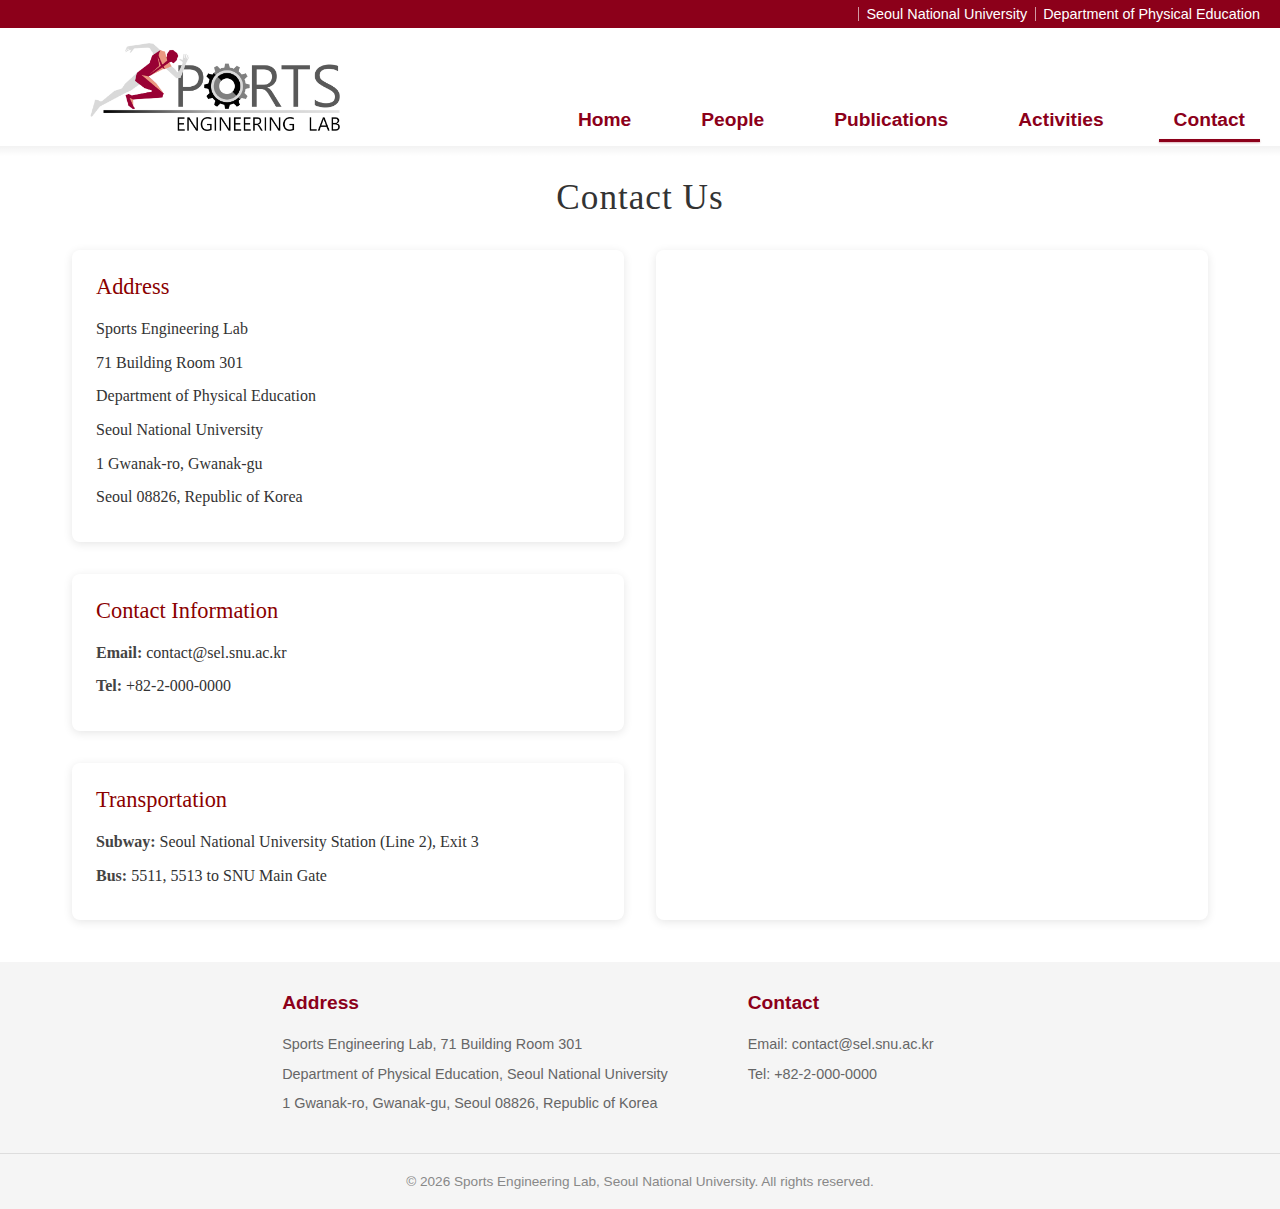
<file: contact/index.html>
<!DOCTYPE html>
<html lang="en">
<head>
    <meta charset="UTF-8">
    <meta name="viewport" content="width=device-width, initial-scale=1.0">
    <title>Contact - Sports Engineering Lab</title>
    <link rel="shortcut icon" href="../assets/logo/SEL_favicon.png">
    <link rel="icon" type="image/png" sizes="32x32" href="../assets/logo/SEL_favicon.png">
    <link rel="icon" type="image/png" sizes="16x16" href="../assets/logo/SEL_favicon.png">
    <link rel="apple-touch-icon" sizes="180x180" href="../assets/logo/SEL_favicon.png">
    <link rel="stylesheet" href="../css/style.css">
    <link rel="stylesheet" href="../css/contact.css">
</head>
<body class="sub-page">
    <div class="top-bar">
        <div class="top-bar__container">
            <div class="top-bar__links">
                <a href="https://www.snu.ac.kr/">Seoul National University</a>
                <a href="https://sports.snu.ac.kr/">Department of Physical Education</a>
            </div>
        </div>
    </div>

    <div class="header-container">
        <h1>
            <a href="/">
                <img src="../assets/logo/SEL_logo.png" alt="Sports Engineering Lab Logo">
            </a>
        </h1>
        <div class="menu-toggle">
            <span></span>
            <span></span>
            <span></span>
        </div>
        <nav class="main-nav">
            <ul>
                <li><a href="/">Home</a></li>
                <li><a href="/people/">People</a></li>
                <li><a href="/publications/">Publications</a></li>
                <li><a href="/activities/">Activities</a></li>
                <li><a href="/contact/" class="active">Contact</a></li>
            </ul>
        </nav>
    </div>
    <div class="overlay"></div>

    <div class="contact-section">
        <h2>Contact Us</h2>
        
        <div class="contact-content">
            <div class="contact-info">
                <div class="contact-item">
                    <h3>Address</h3>
                    <p>Sports Engineering Lab</p>
                    <p>71 Building Room 301</p>
                    <p>Department of Physical Education</p>
                    <p>Seoul National University</p>
                    <p>1 Gwanak-ro, Gwanak-gu</p>
                    <p>Seoul 08826, Republic of Korea</p>
                </div>

                <div class="contact-item">
                    <h3>Contact Information</h3>
                    <p><strong>Email:</strong> contact@sel.snu.ac.kr</p>
                    <p><strong>Tel:</strong> +82-2-000-0000</p>
                </div>

                <div class="contact-item">
                    <h3>Transportation</h3>
                    <p><strong>Subway:</strong> Seoul National University Station (Line 2), Exit 3</p>
                    <p><strong>Bus:</strong> 5511, 5513 to SNU Main Gate</p>
                </div>
            </div>

            <div class="map-container">
                <iframe
                    src="https://www.google.com/maps/embed?pb=!1m18!1m12!1m3!1d7009.835026089517!2d126.94698142721064!3d37.46770319414056!2m3!1f0!2f0!3f0!3m2!1i1024!2i768!4f13.1!3m3!1m2!1s0x357c9f004f3c9acf%3A0x5389a25604a328d4!2sBuilding%2071%2C%20Seoul%20National%20University!5e0!3m2!1sen!2skr!4v1734707130920!5m2!1sen!2skr"
                    width="100%"
                    height="100%"
                    style="border:0;"
                    allowfullscreen=""
                    loading="lazy"
                    referrerpolicy="no-referrer-when-downgrade">
                </iframe>
            </div>
        </div>
    </div>

    <footer class="footer">
        <div class="footer__container">
            <div class="footer__section">
                <h3>Address</h3>
                <p>Sports Engineering Lab, 71 Building Room 301</p>
                <p>Department of Physical Education, Seoul National University</p>
                <p>1 Gwanak-ro, Gwanak-gu, Seoul 08826, Republic of Korea</p>
            </div>
            
            <div class="footer__section">
                <h3>Contact</h3>
                <p>Email: <a href="mailto:contact@sel.snu.ac.kr">contact@sel.snu.ac.kr</a></p>
                <p>Tel: +82-2-000-0000</p>
            </div>
        </div>
        
        <div class="footer__bottom">
            <p>&copy; <script>document.write(new Date().getFullYear())</script> Sports Engineering Lab, Seoul National University. All rights reserved.</p>
        </div>
    </footer>
    
    <a href="#" class="back-to-top" aria-label="Back to top"></a>

    <script src="../js/back-to-top.js"></script>
    <script src="../js/main.js"></script>
</body>
</html>
</file>
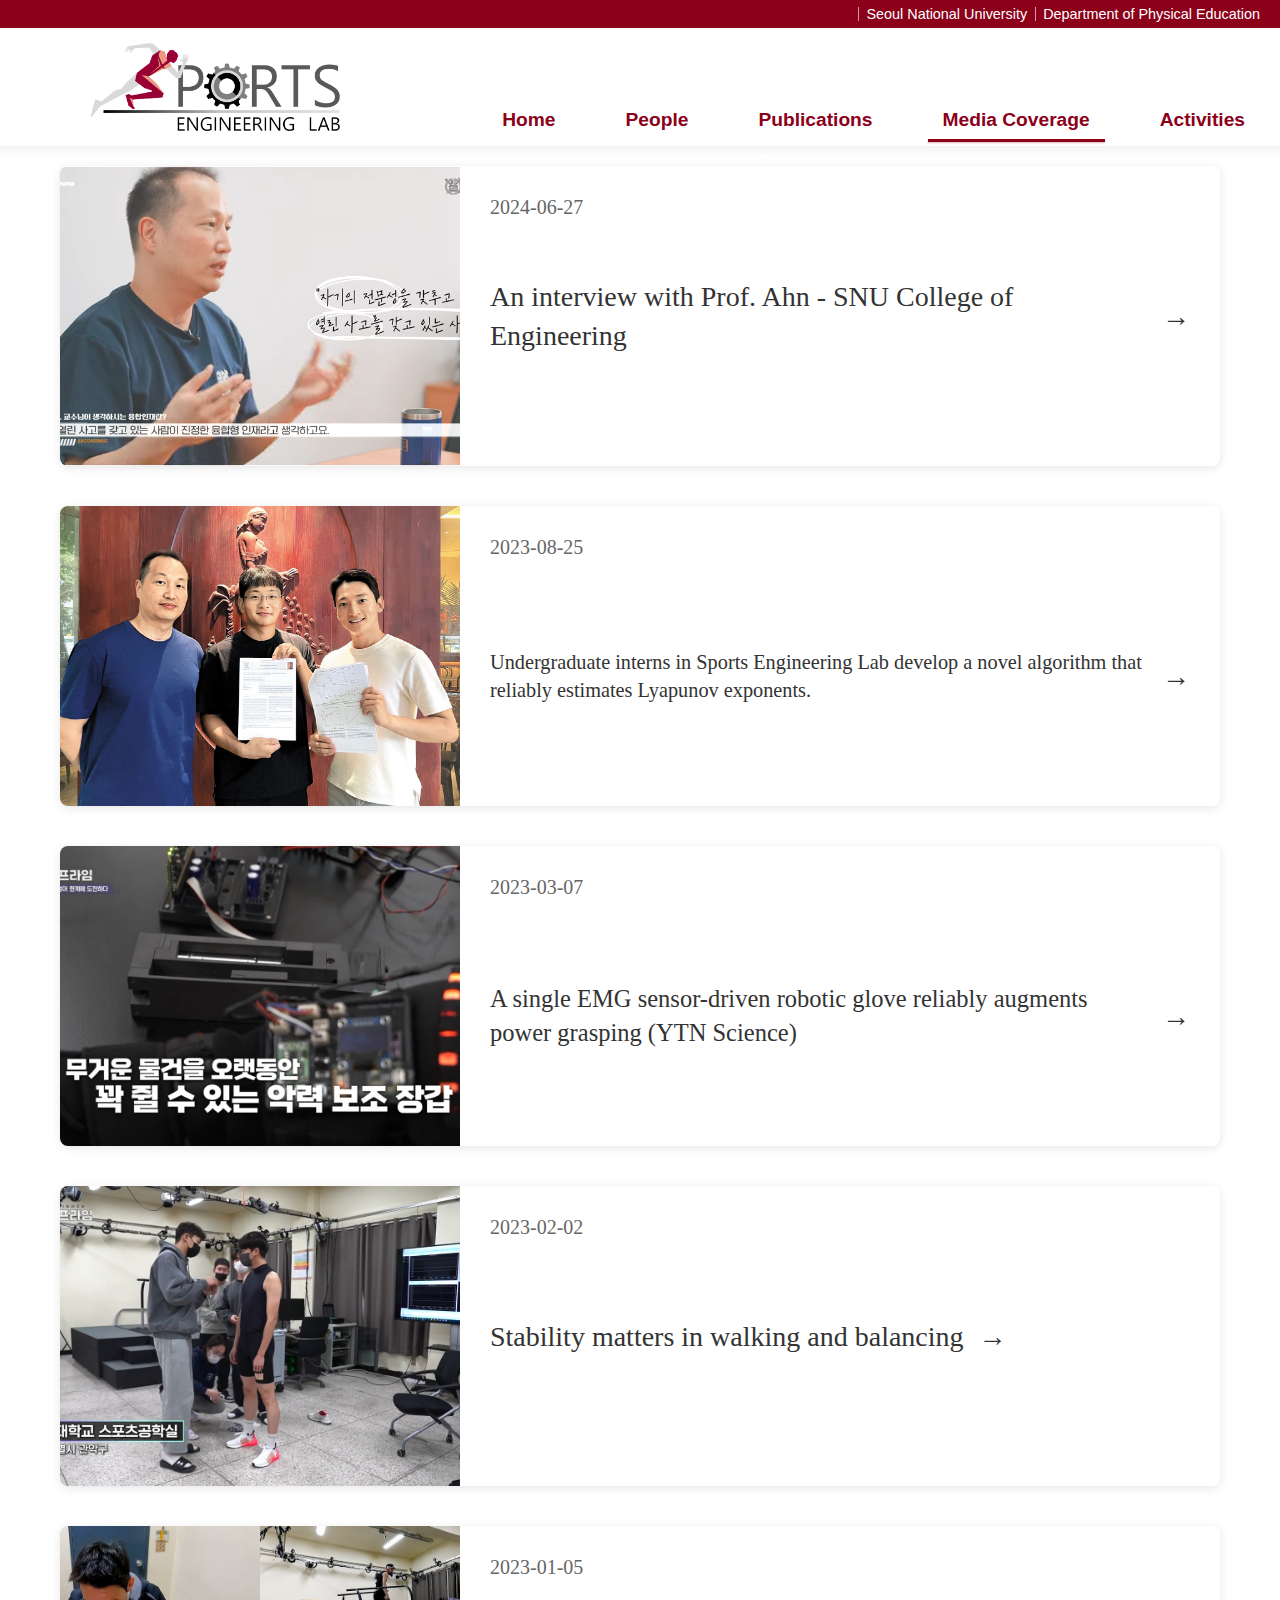
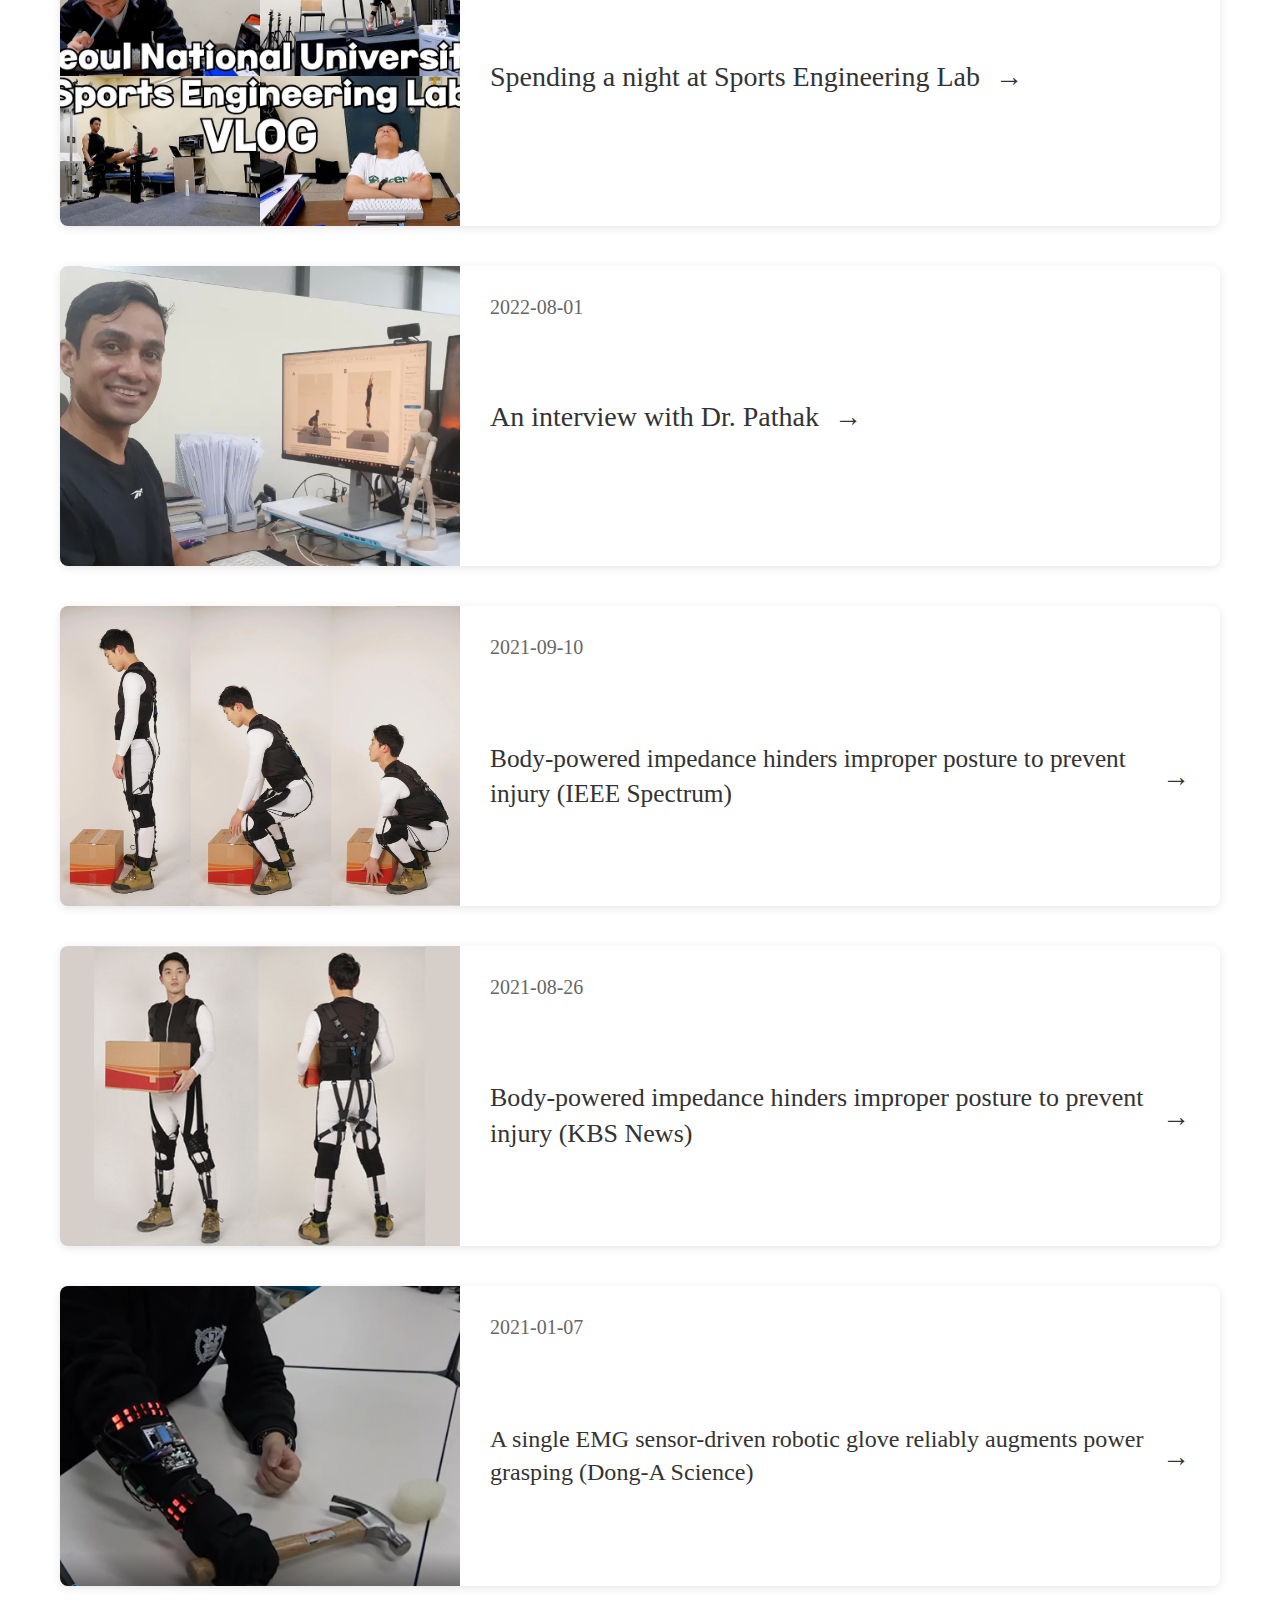
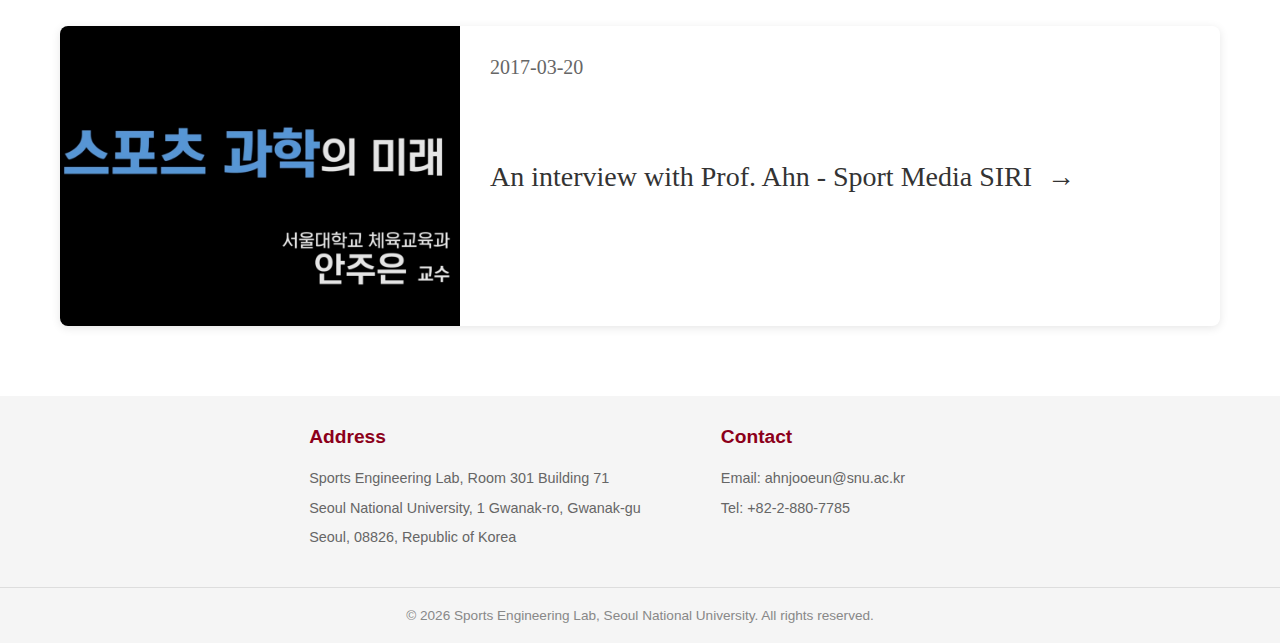
<file: media_coverage/index.html>
<!DOCTYPE html>
<html lang="en">
<head>
    <meta charset="UTF-8">
    <meta name="viewport" content="width=device-width, initial-scale=1.0">
    <title>Media Coverage - Sports Engineering Lab</title>
    <link rel="shortcut icon" href="../assets/logo/SEL_favicon.png">
    <link rel="icon" type="image/png" sizes="32x32" href="../assets/logo/SEL_favicon.png">
    <link rel="icon" type="image/png" sizes="16x16" href="../assets/logo/SEL_favicon.png">
    <link rel="apple-touch-icon" sizes="180x180" href="../assets/logo/SEL_favicon.png">
    <link rel="stylesheet" href="../css/style.css">
    <link rel="stylesheet" href="../css/media_coverage.css">
</head>
<body class="sub-page">
    <div class="top-bar">
        <div class="top-bar__container">
            <div class="top-bar__links">
                <a href="https://www.snu.ac.kr/">Seoul National University</a>
                <a href="https://sports.snu.ac.kr/">Department of Physical Education</a>
            </div>
        </div>
    </div>

    <div class="header-container">
        <h1>
            <a href="/">
                <img src="../assets/logo/SEL_logo.png" alt="Sports Engineering Lab Logo">
            </a>
        </h1>
        <div class="menu-toggle">
            <span></span>
            <span></span>
            <span></span>
        </div>
        <nav class="main-nav">
            <ul>
                <li><a href="/">Home</a></li>
                <li><a href="/people/">People</a></li>
                <li><a href="/publications/">Publications</a></li>
                <li><a href="/media_coverage/">Media Coverage</a></li>
                <li><a href="/activities/">Activities</a></li>
            </ul>
        </nav>
    </div>
    <div class="overlay"></div>

    <main>
        <div id="media-coverage-container">
            <!-- Media coverage items will be dynamically loaded here -->
        </div>
    </main>

    <footer class="footer">
        <div class="footer__container">
            <div class="footer__section">
                <h3>Address</h3>
                <p>Sports Engineering Lab, Room 301 Building 71</p>
                <p>Seoul National University, 1 Gwanak-ro, Gwanak-gu</p>
                <p>Seoul, 08826, Republic of Korea</p>
            </div>
            
            <div class="footer__section">
                <h3>Contact</h3>
                <p>Email: <a href="mailto:ahnjooeun@snu.ac.kr">ahnjooeun@snu.ac.kr</a></p>
                <p>Tel: +82-2-880-7785</p>
            </div>
        </div>
        
        <div class="footer__bottom">
            <p>&copy; <script>document.write(new Date().getFullYear())</script> Sports Engineering Lab, Seoul National University. All rights reserved.</p>
        </div>
    </footer>
    
    <a href="#" class="back-to-top" aria-label="Back to top"></a>

    <script src="../js/back-to-top.js"></script>
    <script src="../js/media_coverage.js"></script>
    <script src="../js/main.js"></script>
</body>
</html>
</file>
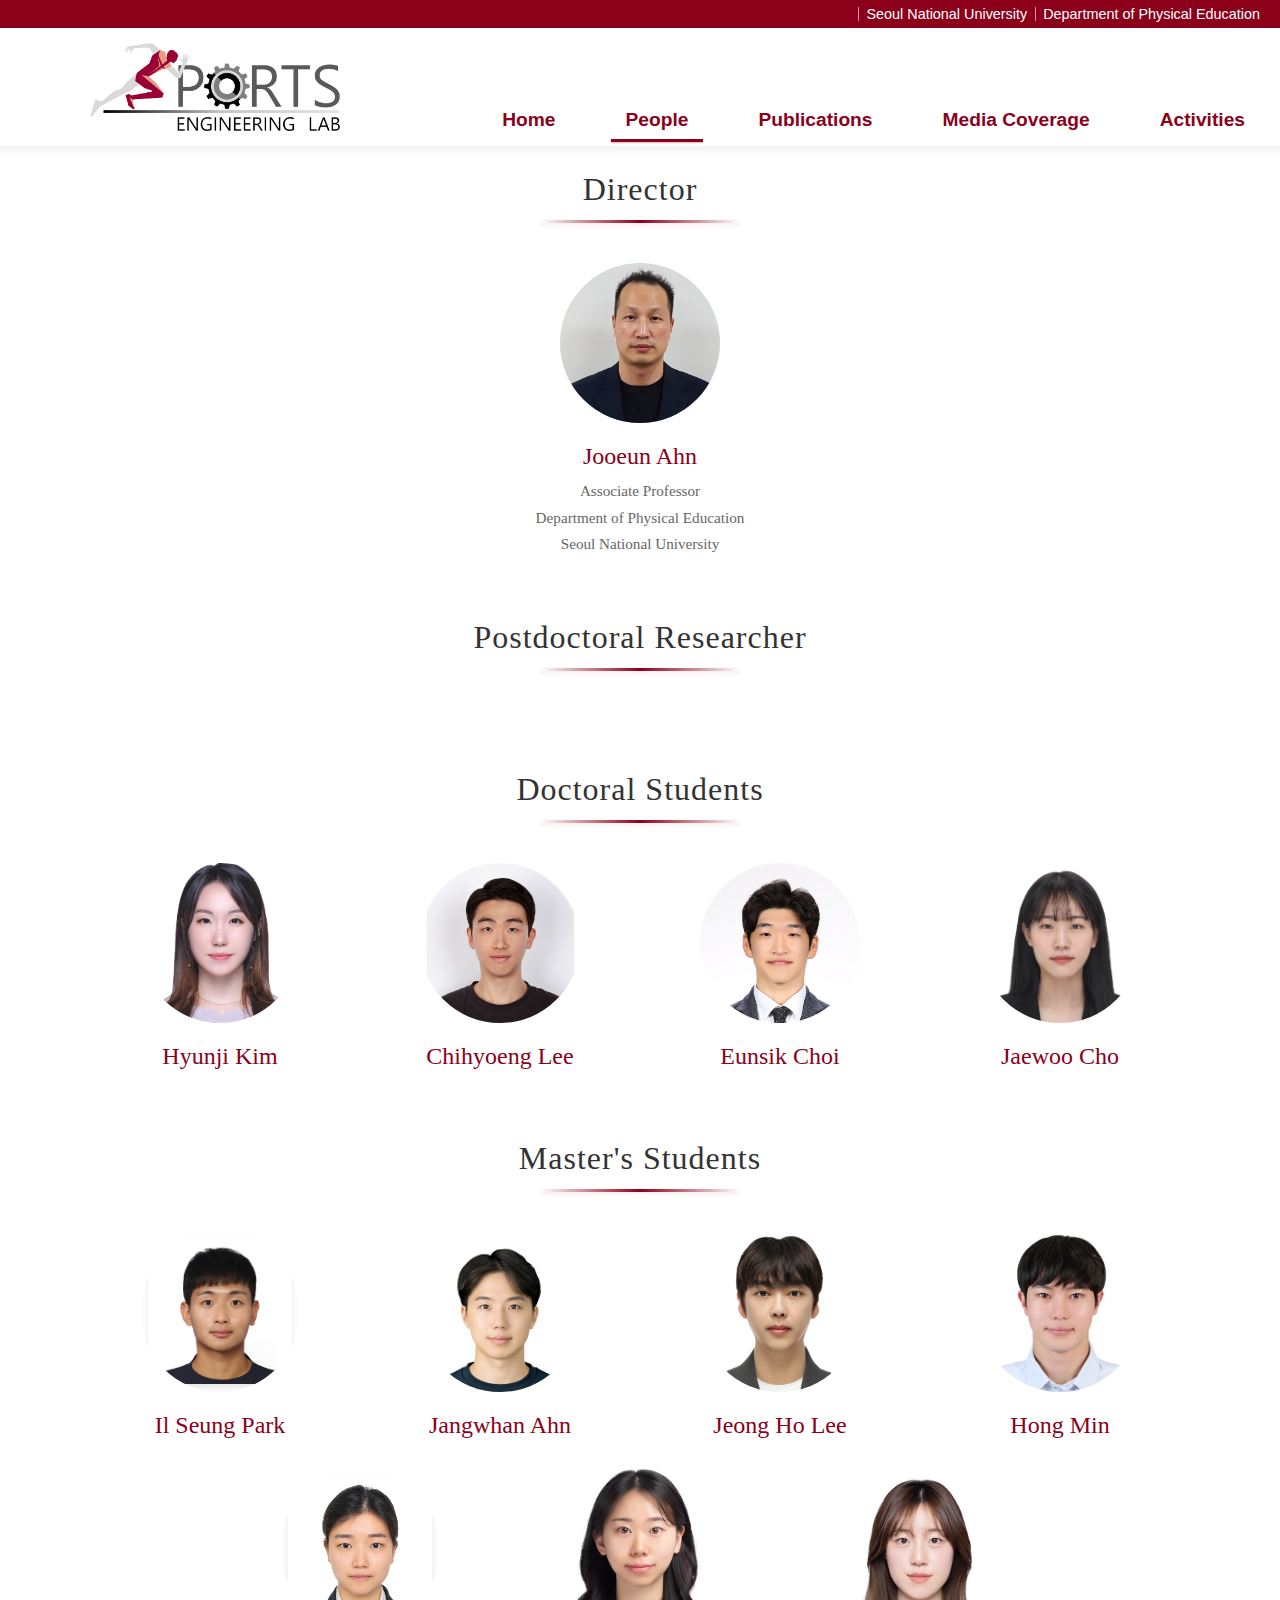
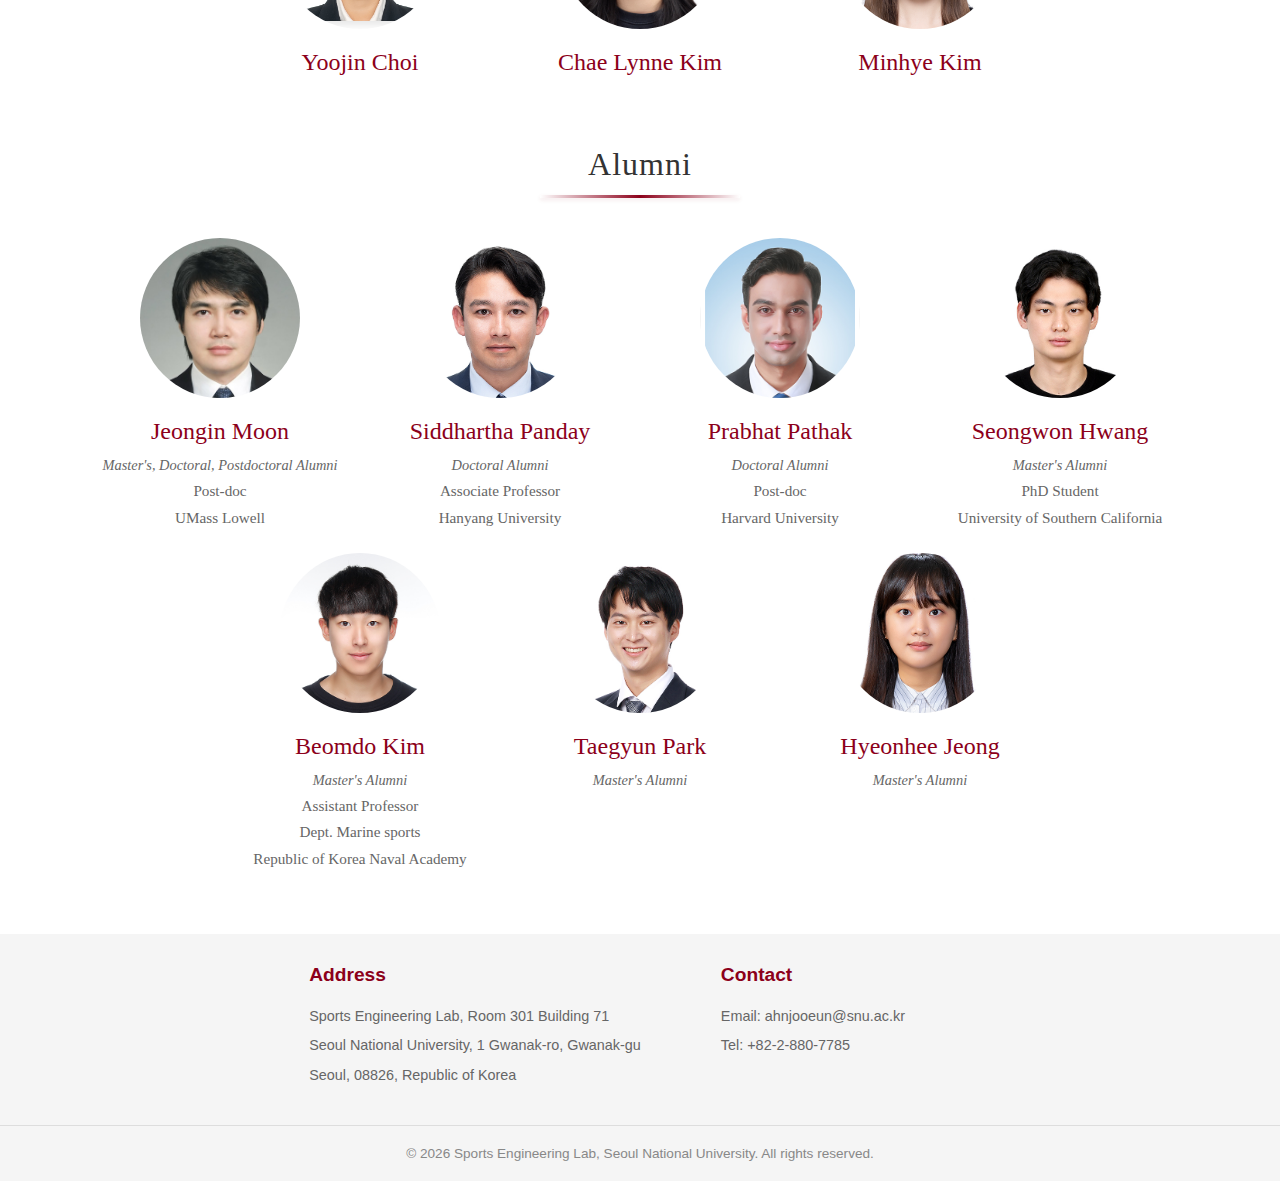
<file: people/index.html>
<!DOCTYPE html>
<html lang="en">
<head>
    <meta charset="UTF-8">
    <meta name="viewport" content="width=device-width, initial-scale=1.0">
    <title>People - Sports Engineering Lab</title>
    <link rel="shortcut icon" href="../assets/logo/SEL_favicon.png">
    <link rel="icon" type="image/png" sizes="32x32" href="../assets/logo/SEL_favicon.png">
    <link rel="icon" type="image/png" sizes="16x16" href="../assets/logo/SEL_favicon.png">
    <link rel="apple-touch-icon" sizes="180x180" href="../assets/logo/SEL_favicon.png">
    <link rel="stylesheet" href="../css/style.css">
</head>
<body class="sub-page">
    <div class="top-bar">
        <div class="top-bar__container">
            <div class="top-bar__links">
                <a href="https://www.snu.ac.kr/">Seoul National University</a>
                <a href="https://sports.snu.ac.kr/">Department of Physical Education</a>
            </div>
        </div>
    </div>

    <div class="header-container">
        <h1>
            <a href="/">
                <img src="../assets/logo/SEL_logo.png" alt="Sports Engineering Lab Logo">
            </a>
        </h1>
        <div class="menu-toggle">
            <span></span>
            <span></span>
            <span></span>
        </div>
        <nav class="main-nav">
            <ul>
                <li><a href="/">Home</a></li>
                <li><a href="/people/">People</a></li>
                <li><a href="/publications/">Publications</a></li>
                <li><a href="/media_coverage/">Media Coverage</a></li>
                <li><a href="/activities/">Activities</a></li>
            </ul>
        </nav>
    </div>
    <div class="overlay"></div>

    <div class="people-section">
        <div class="people-category" data-category="Director">
            <h2>Director</h2>
            <div class="people-grid">
                <!-- Director profiles will be loaded dynamically -->
            </div>
        </div>

        <div class="people-category" data-category="Postdoctoral researcher">
            <h2>Postdoctoral Researcher</h2>
            <div class="people-grid">
                <!-- Add postdoc profiles here -->
            </div>
        </div>

        <div class="people-category" data-category="Doctoral Students">
            <h2>Doctoral Students</h2>
            <div class="people-grid">
                <!-- Add doctoral student profiles here -->
            </div>
        </div>

        <div class="people-category" data-category="Master's Students">
            <h2>Master's Students</h2>
            <div class="people-grid">
                <!-- Add master's student profiles here -->
            </div>
        </div>

        <div class="people-category" data-category="Alumni">
            <h2>Alumni</h2>
            <div class="people-grid">
                <!-- Add alumni here -->
            </div>
        </div>
    </div>

    <footer class="footer">
        <div class="footer__container">
            <div class="footer__section">
                <h3>Address</h3>
                <p>Sports Engineering Lab, Room 301 Building 71</p>
                <p>Seoul National University, 1 Gwanak-ro, Gwanak-gu</p>
                <p>Seoul, 08826, Republic of Korea</p>
            </div>
            
            <div class="footer__section">
                <h3>Contact</h3>
                <p>Email: <a href="mailto:ahnjooeun@snu.ac.kr">ahnjooeun@snu.ac.kr</a></p>
                <p>Tel: +82-2-880-7785</p>
            </div>
        </div>
        
        <div class="footer__bottom">
            <p>&copy; <script>document.write(new Date().getFullYear())</script> Sports Engineering Lab, Seoul National University. All rights reserved.</p>
        </div>
    </footer>
    
    <a href="#" class="back-to-top" aria-label="Back to top"></a>

    <script src="../js/back-to-top.js"></script>
    <script src="../js/people.js"></script>
    <script src="../js/main.js"></script>
</body>
</html>
</file>
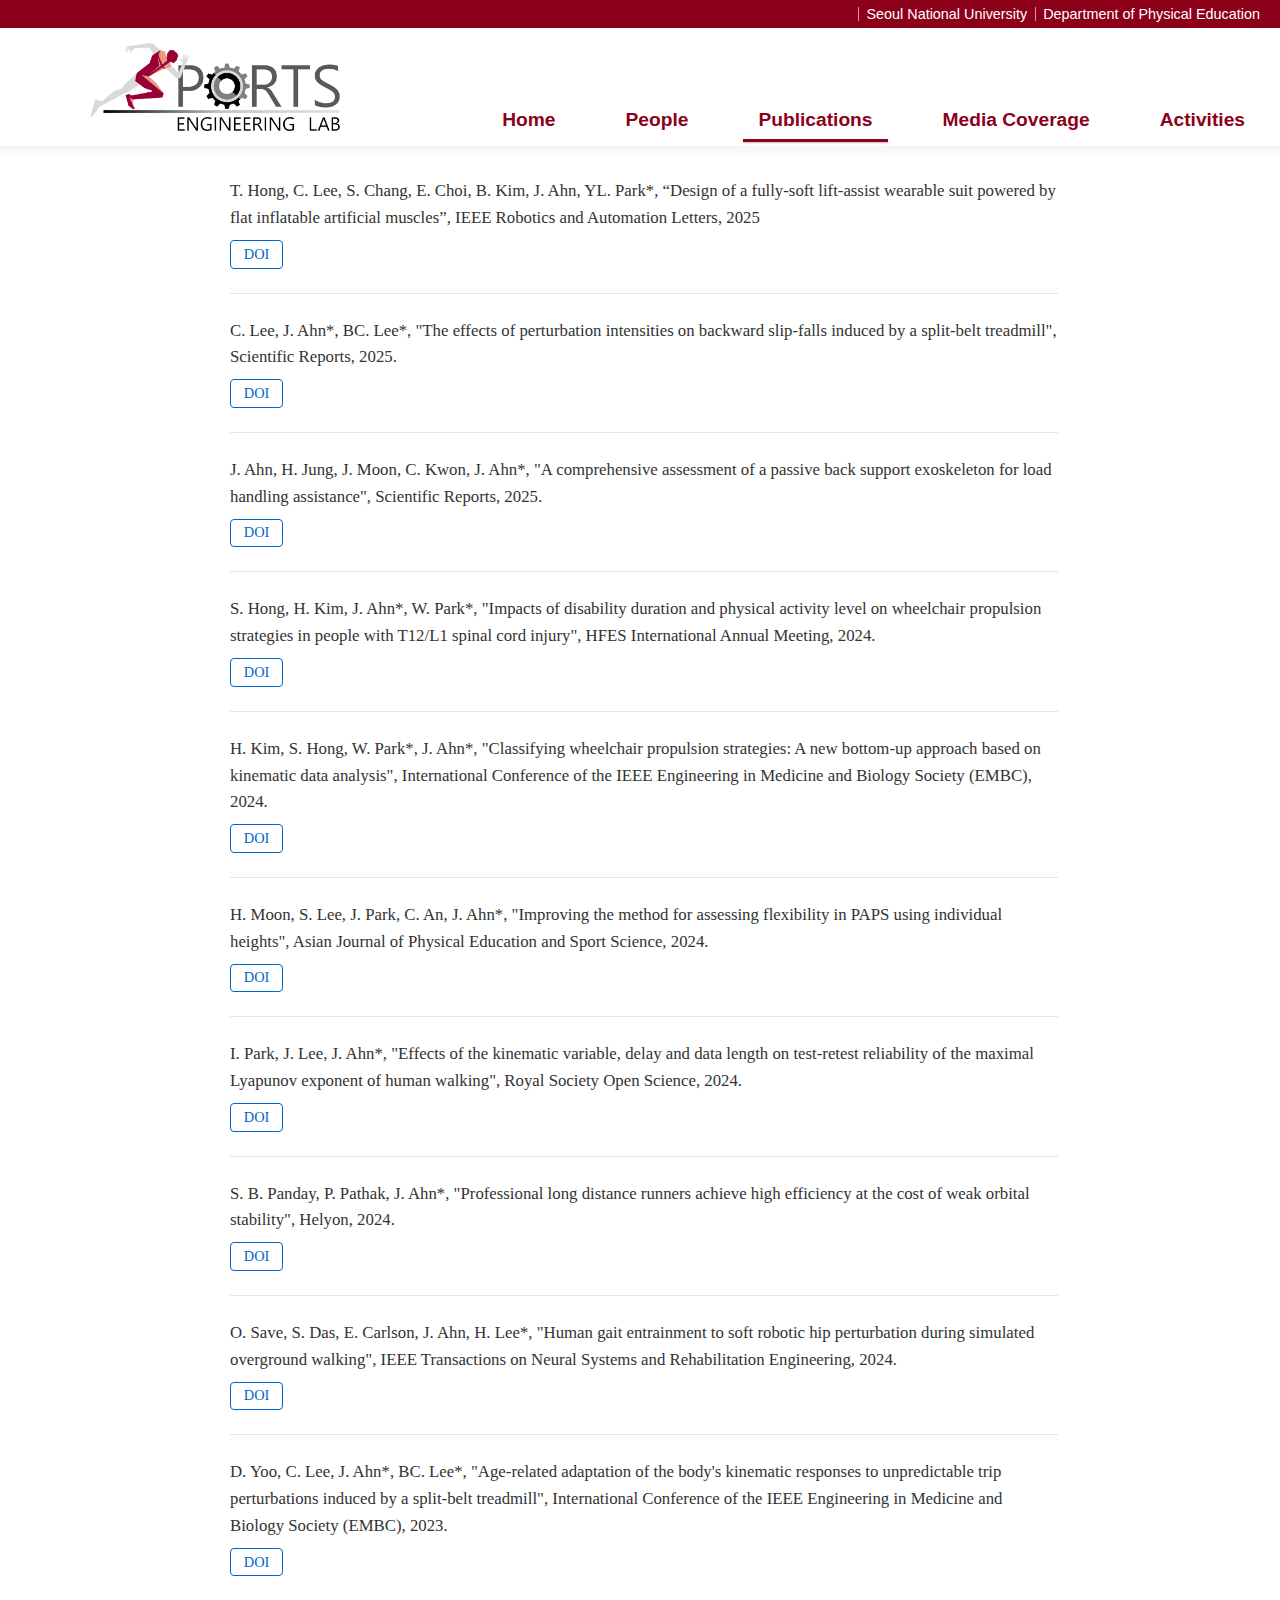
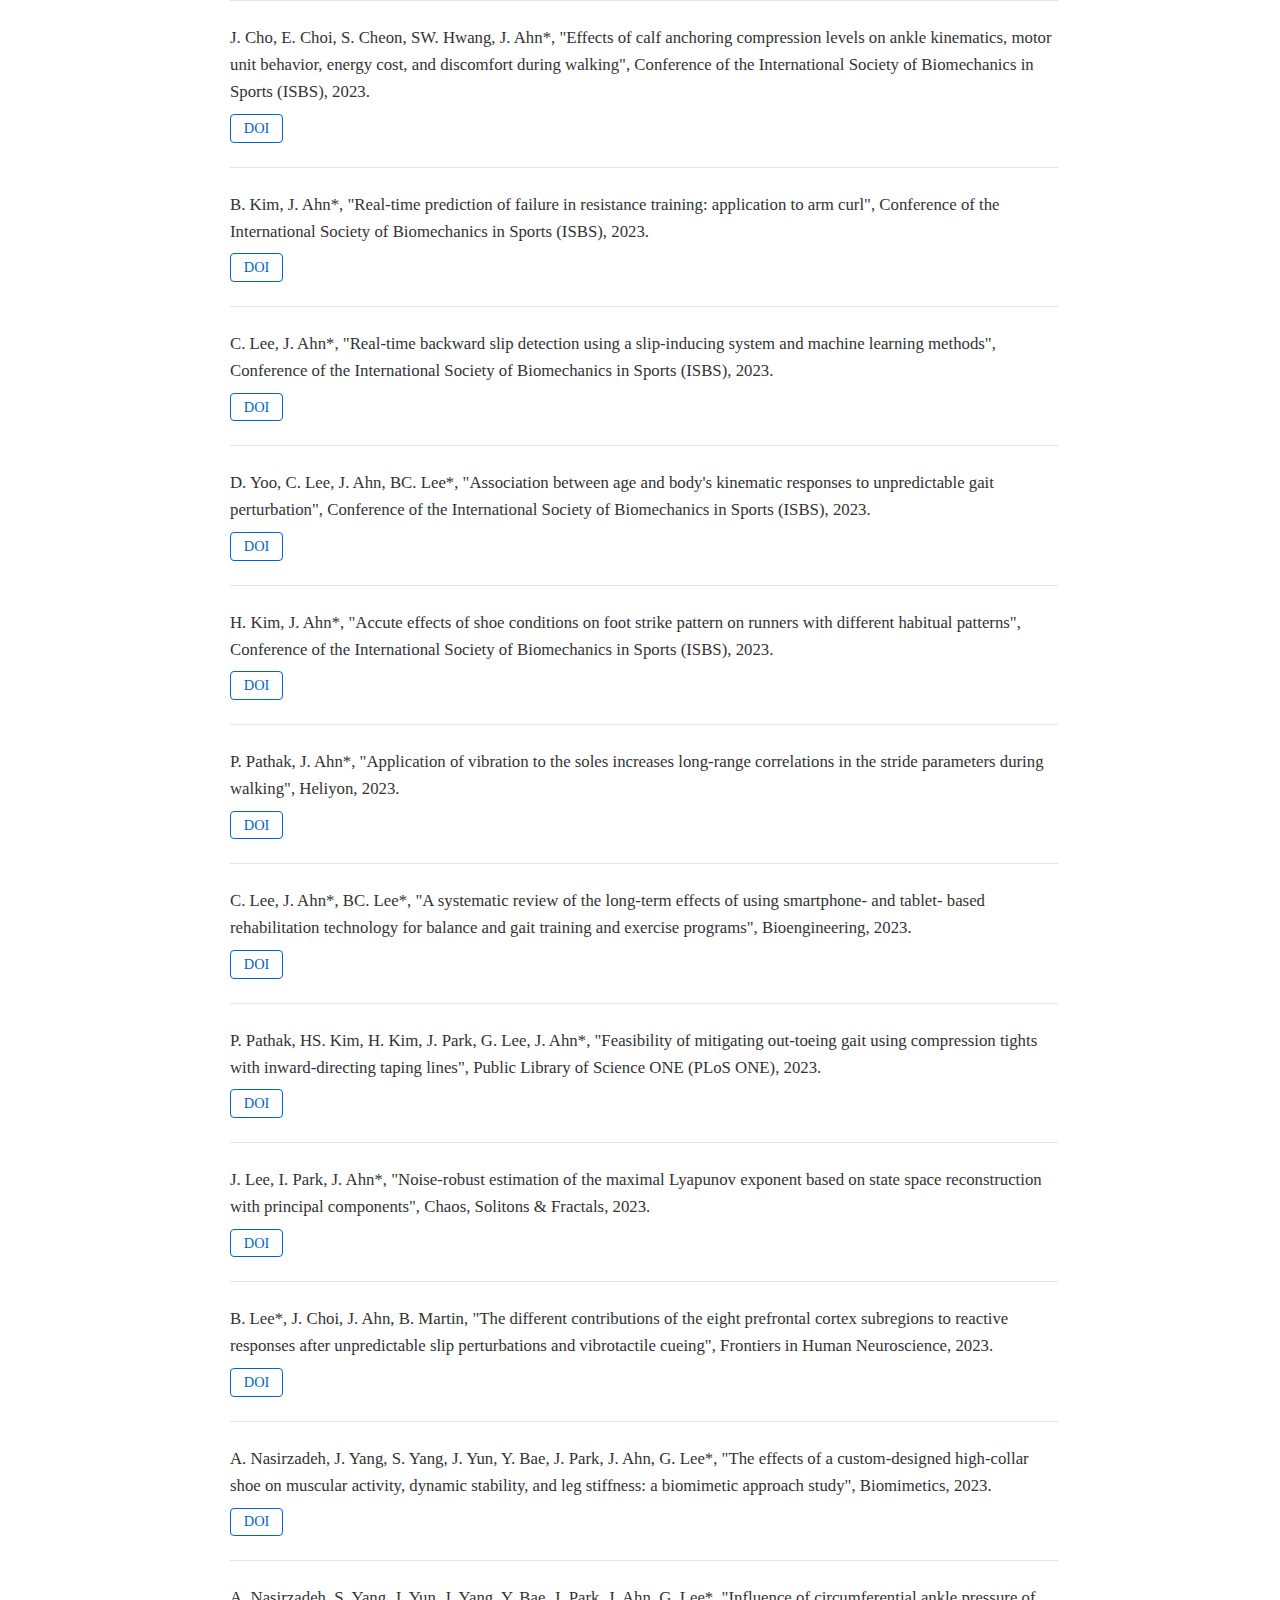
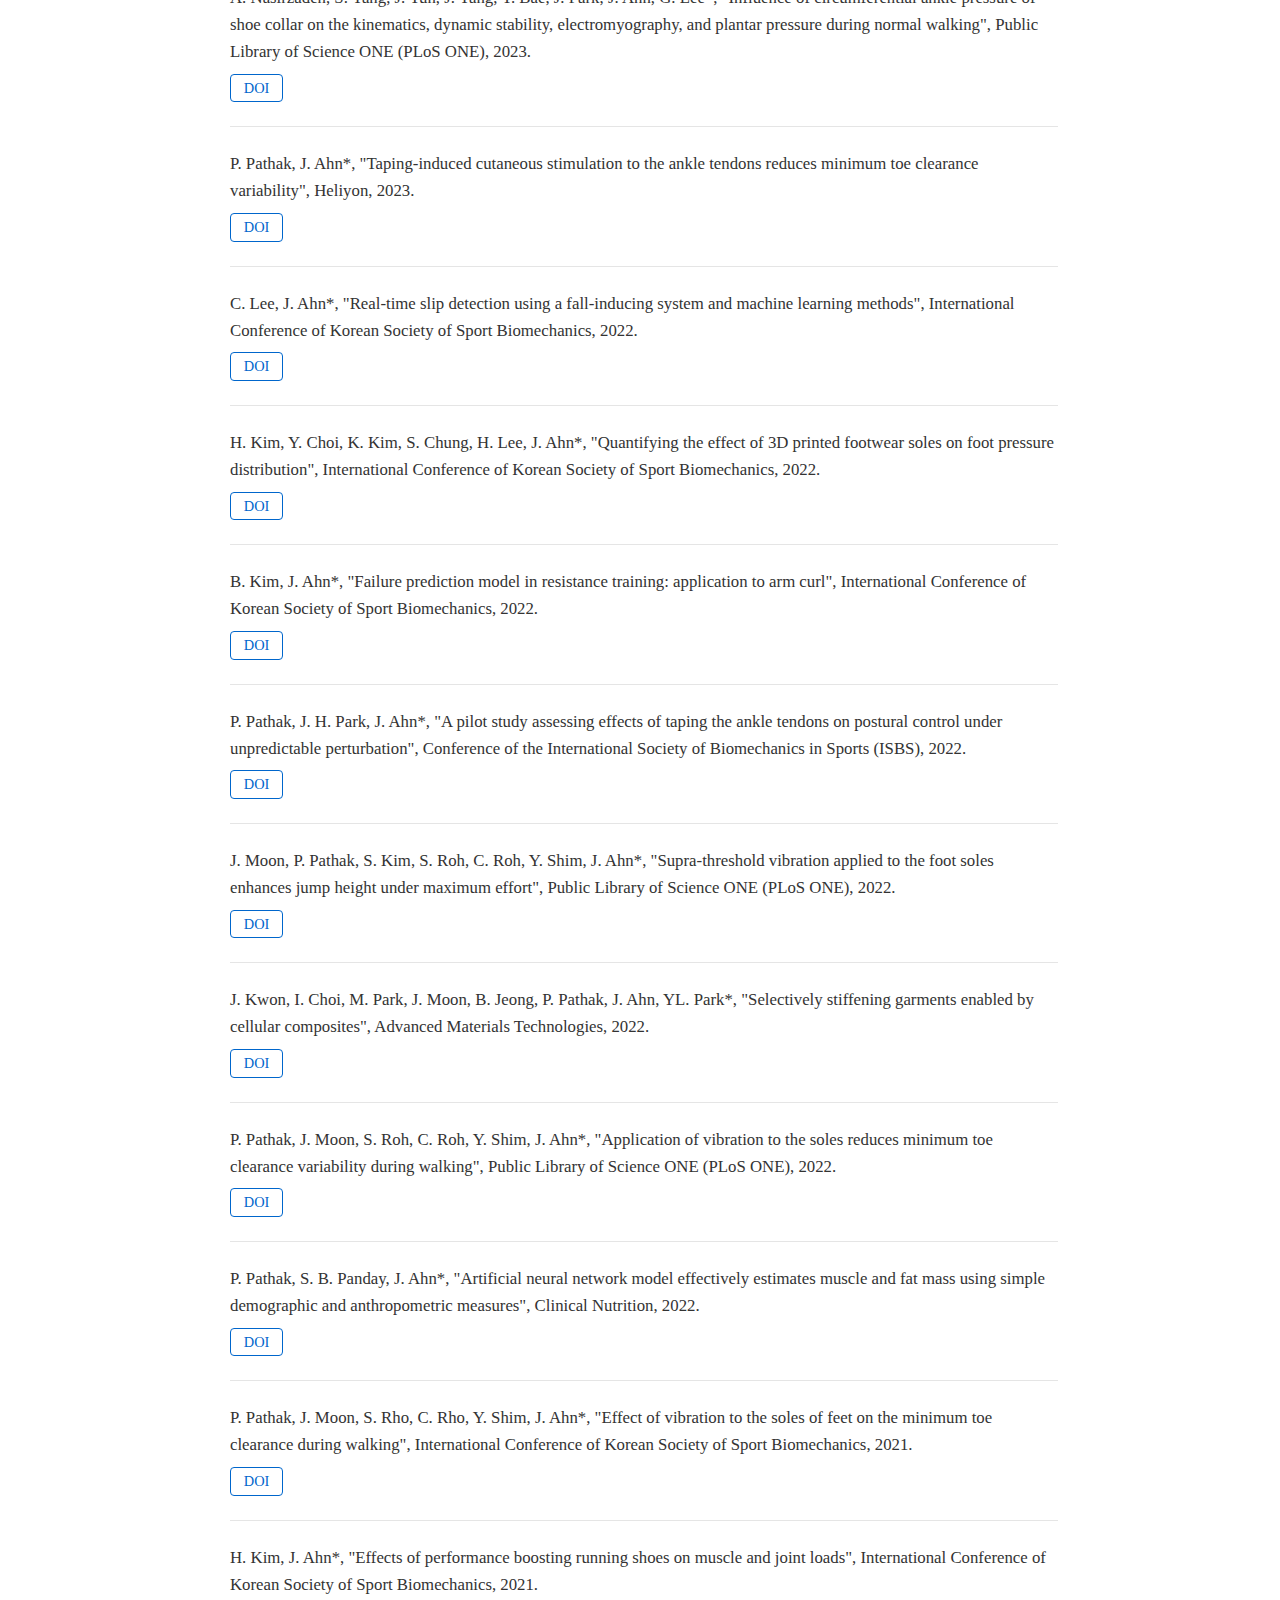
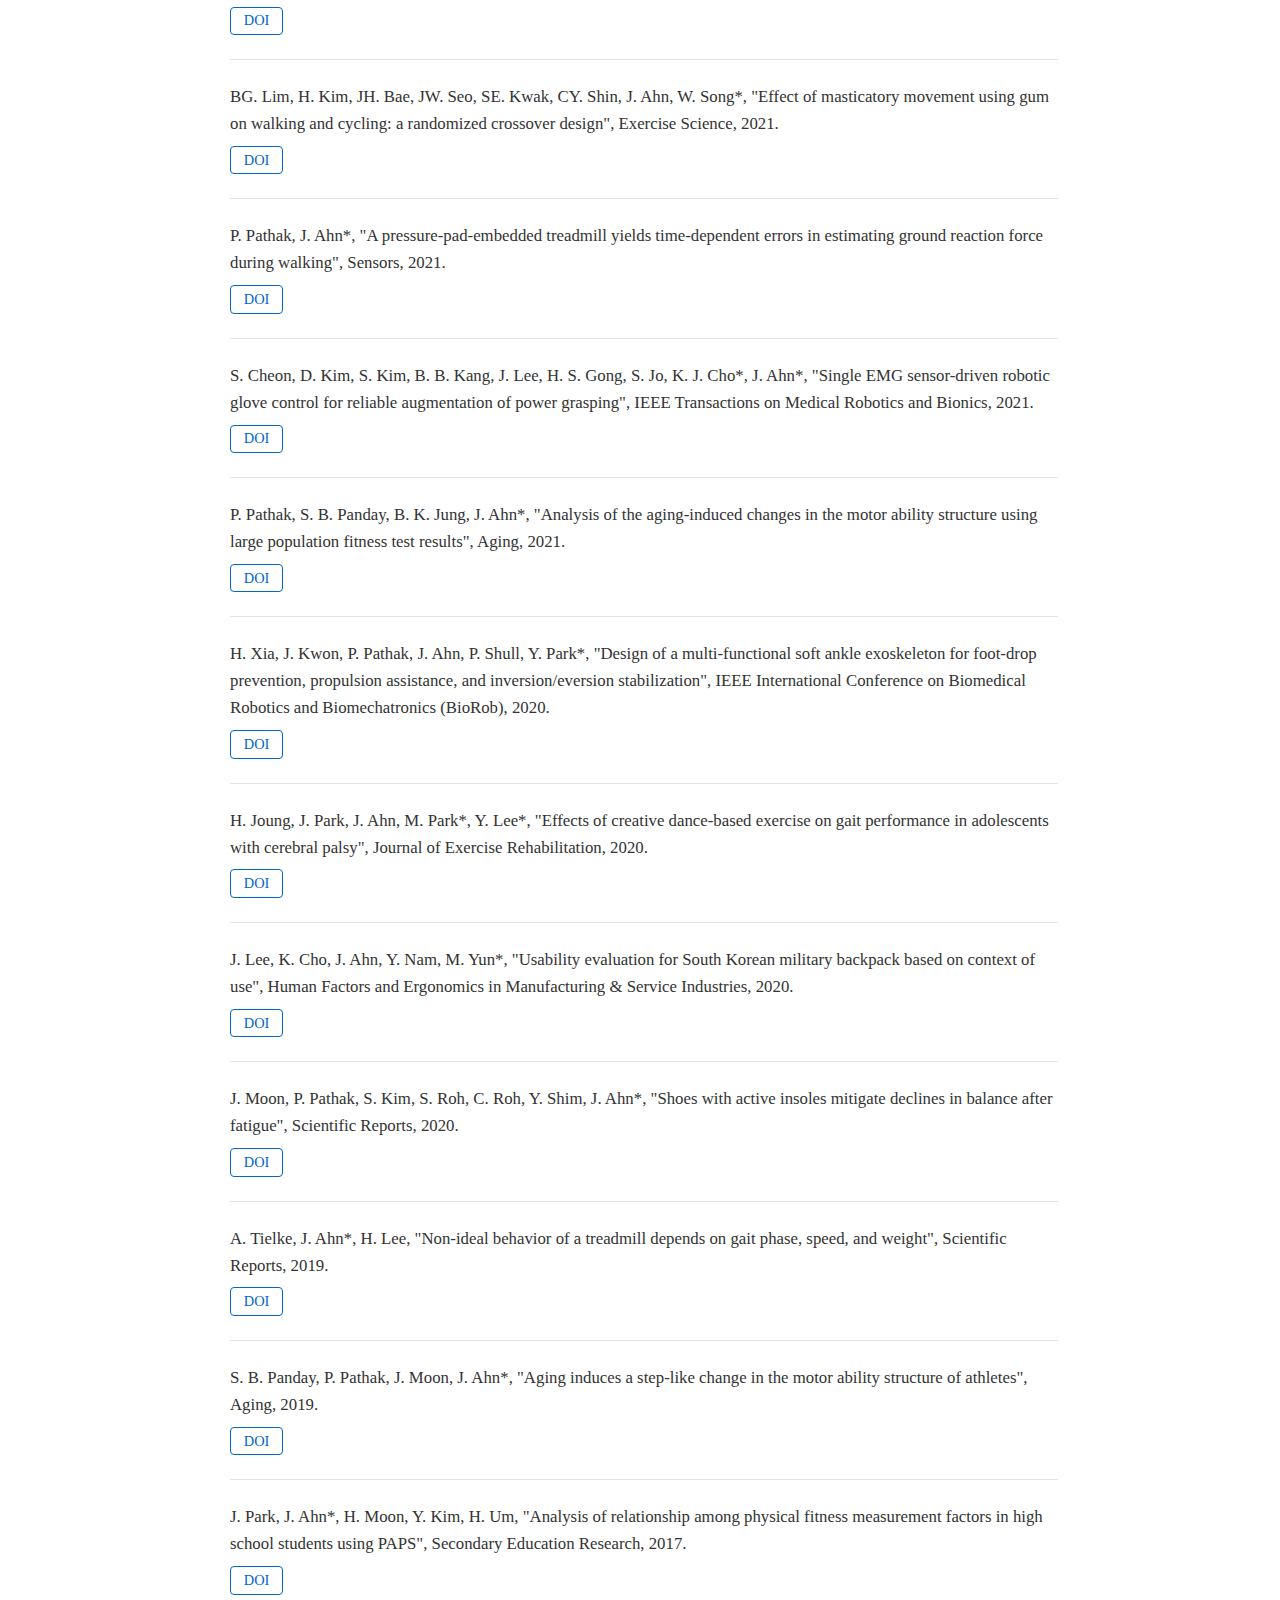
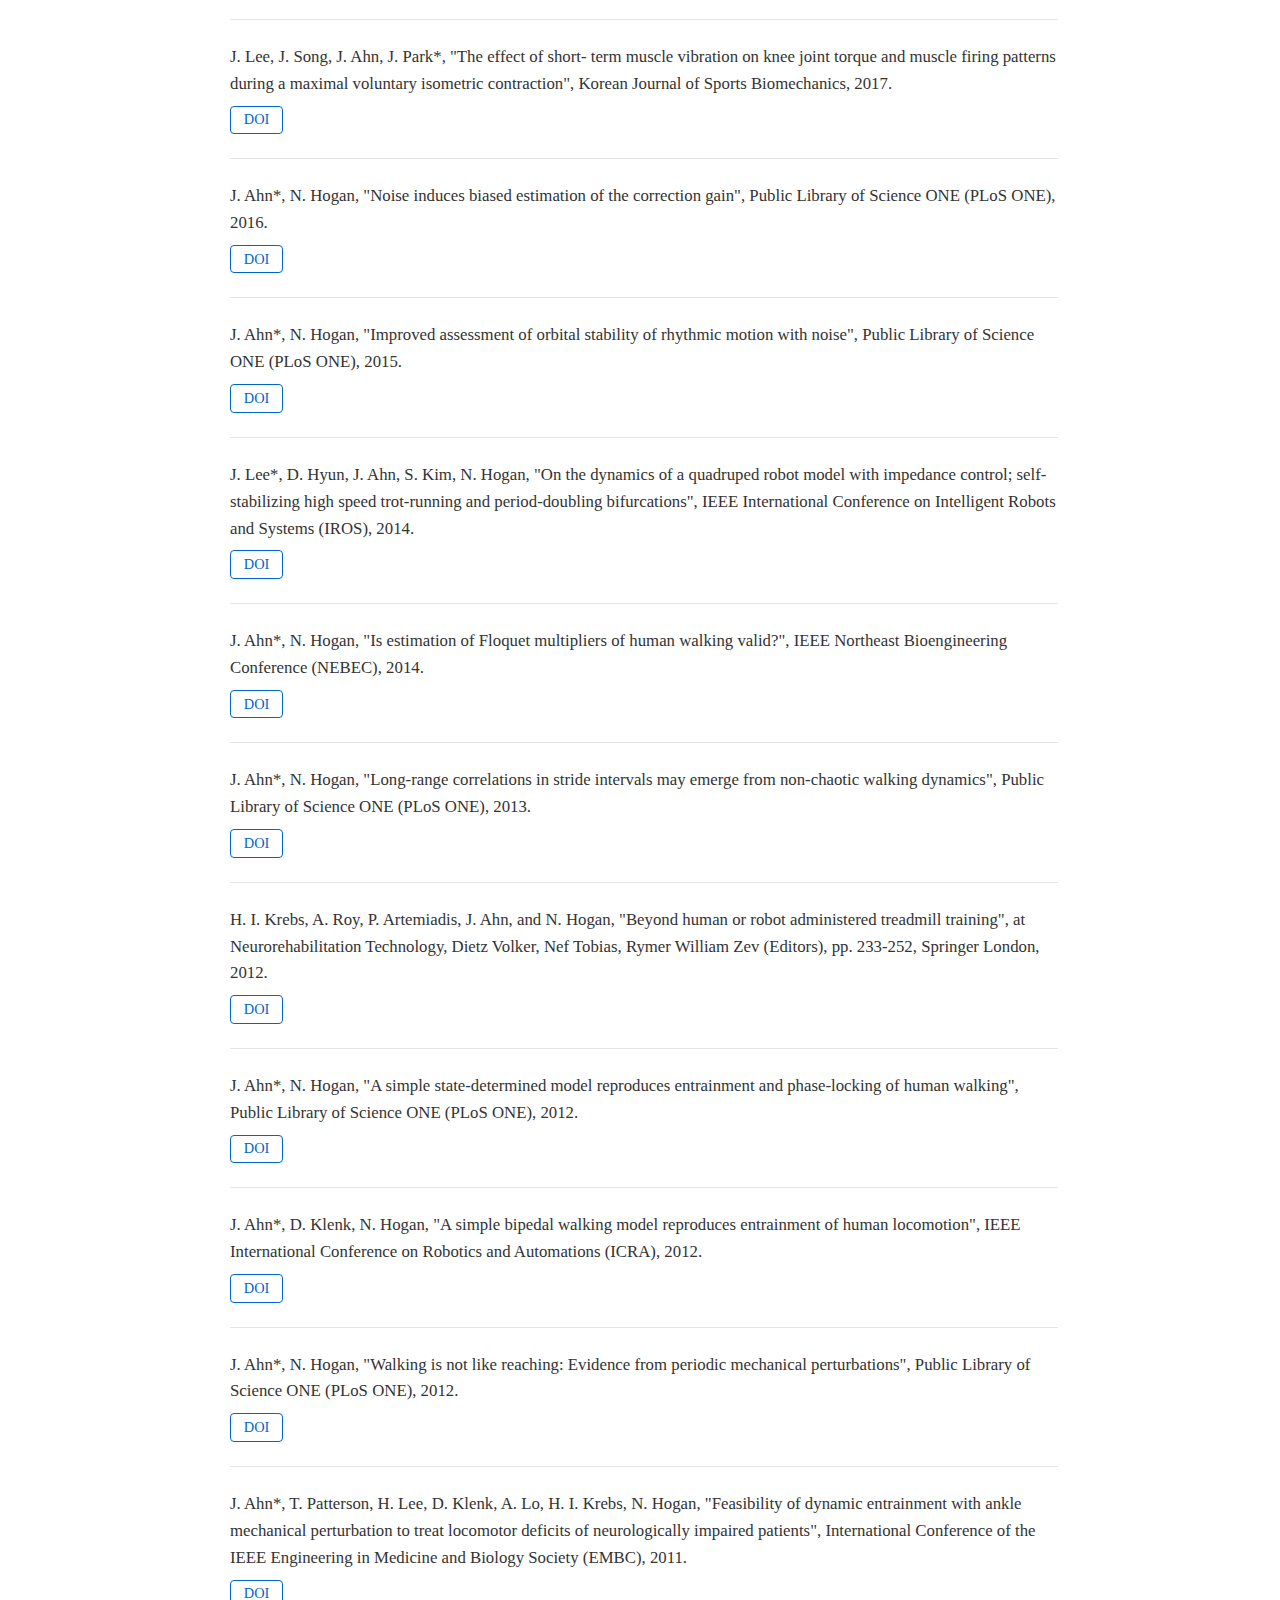
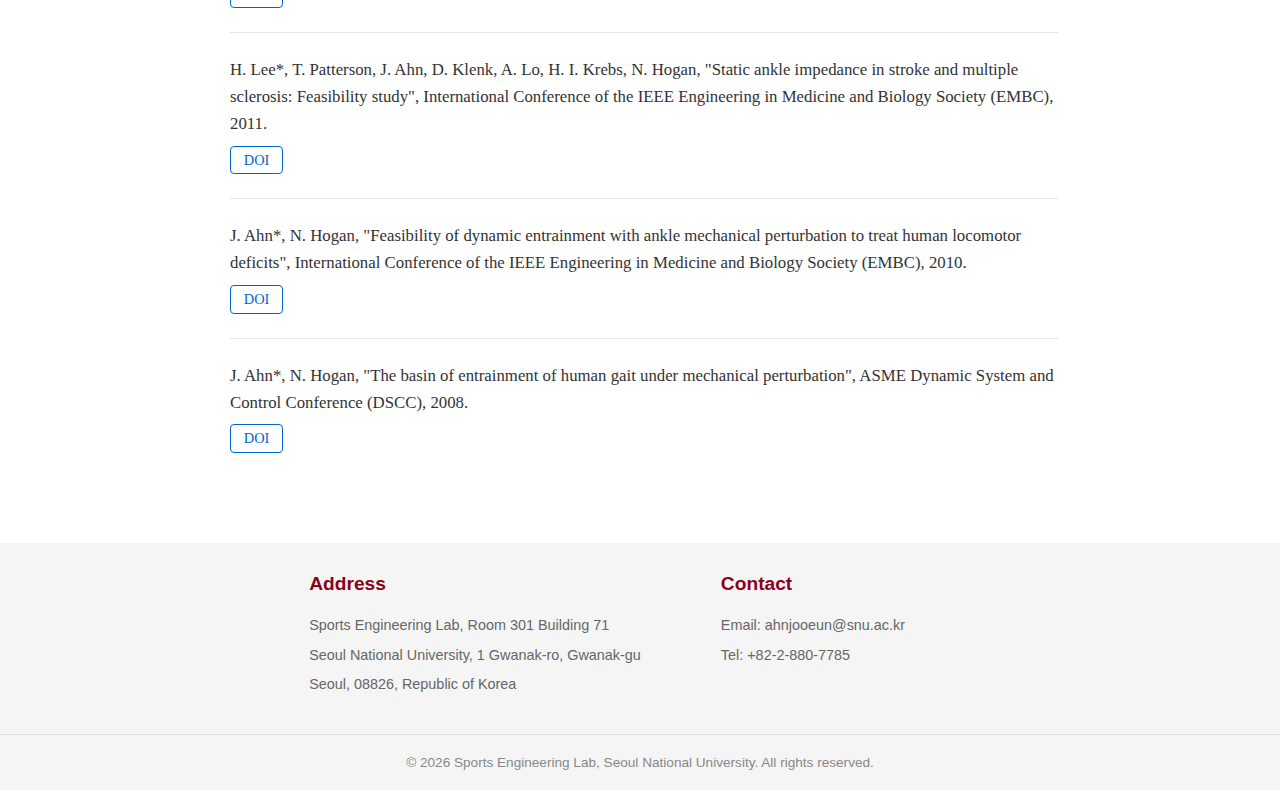
<file: publications/index.html>
<!DOCTYPE html>
<html lang="en">
<head>
    <meta charset="UTF-8">
    <meta name="viewport" content="width=device-width, initial-scale=1.0">
    <title>Publications - Sports Engineering Lab</title>
    <link rel="shortcut icon" href="../assets/logo/SEL_favicon.png">
    <link rel="icon" type="image/png" sizes="32x32" href="../assets/logo/SEL_favicon.png">
    <link rel="icon" type="image/png" sizes="16x16" href="../assets/logo/SEL_favicon.png">
    <link rel="apple-touch-icon" sizes="180x180" href="../assets/logo/SEL_favicon.png">
    <link rel="stylesheet" href="../css/style.css">
    <link rel="stylesheet" href="../css/publications.css">
</head>
<body class="sub-page">
    <div class="top-bar">
        <div class="top-bar__container">
            <div class="top-bar__links">
                <a href="https://www.snu.ac.kr/">Seoul National University</a>
                <a href="https://sports.snu.ac.kr/">Department of Physical Education</a>
            </div>
        </div>
    </div>

    <div class="header-container">
        <h1>
            <a href="/">
                <img src="../assets/logo/SEL_logo.png" alt="Sports Engineering Lab Logo">
            </a>
        </h1>
        <div class="menu-toggle">
            <span></span>
            <span></span>
            <span></span>
        </div>
        <nav class="main-nav">
            <ul>
                <li><a href="/">Home</a></li>
                <li><a href="/people/">People</a></li>
                <li><a href="/publications/">Publications</a></li>
                <li><a href="/media_coverage/">Media Coverage</a></li>
                <li><a href="/activities/">Activities</a></li>
            </ul>
        </nav>
    </div>
    <div class="overlay"></div>

    <main>
        <div class="publications-container">
            <!-- 출판 정보가 여기에 동적으로 로드됩니다 -->
        </div>
    </main>

    <footer class="footer">
        <div class="footer__container">
            <div class="footer__section">
                <h3>Address</h3>
                <p>Sports Engineering Lab, Room 301 Building 71</p>
                <p>Seoul National University, 1 Gwanak-ro, Gwanak-gu</p>
                <p>Seoul, 08826, Republic of Korea</p>
            </div>
            
            <div class="footer__section">
                <h3>Contact</h3>
                <p>Email: <a href="mailto:ahnjooeun@snu.ac.kr">ahnjooeun@snu.ac.kr</a></p>
                <p>Tel: +82-2-880-7785</p>
            </div>
        </div>
        
        <div class="footer__bottom">
            <p>&copy; <script>document.write(new Date().getFullYear())</script> Sports Engineering Lab, Seoul National University. All rights reserved.</p>
        </div>
    </footer>
    
    <a href="#" class="back-to-top" aria-label="Back to top"></a>

    <script src="../js/back-to-top.js"></script>
    <script src="../js/publications.js"></script>
    <script src="../js/main.js"></script>
</body>
</html>
</file>
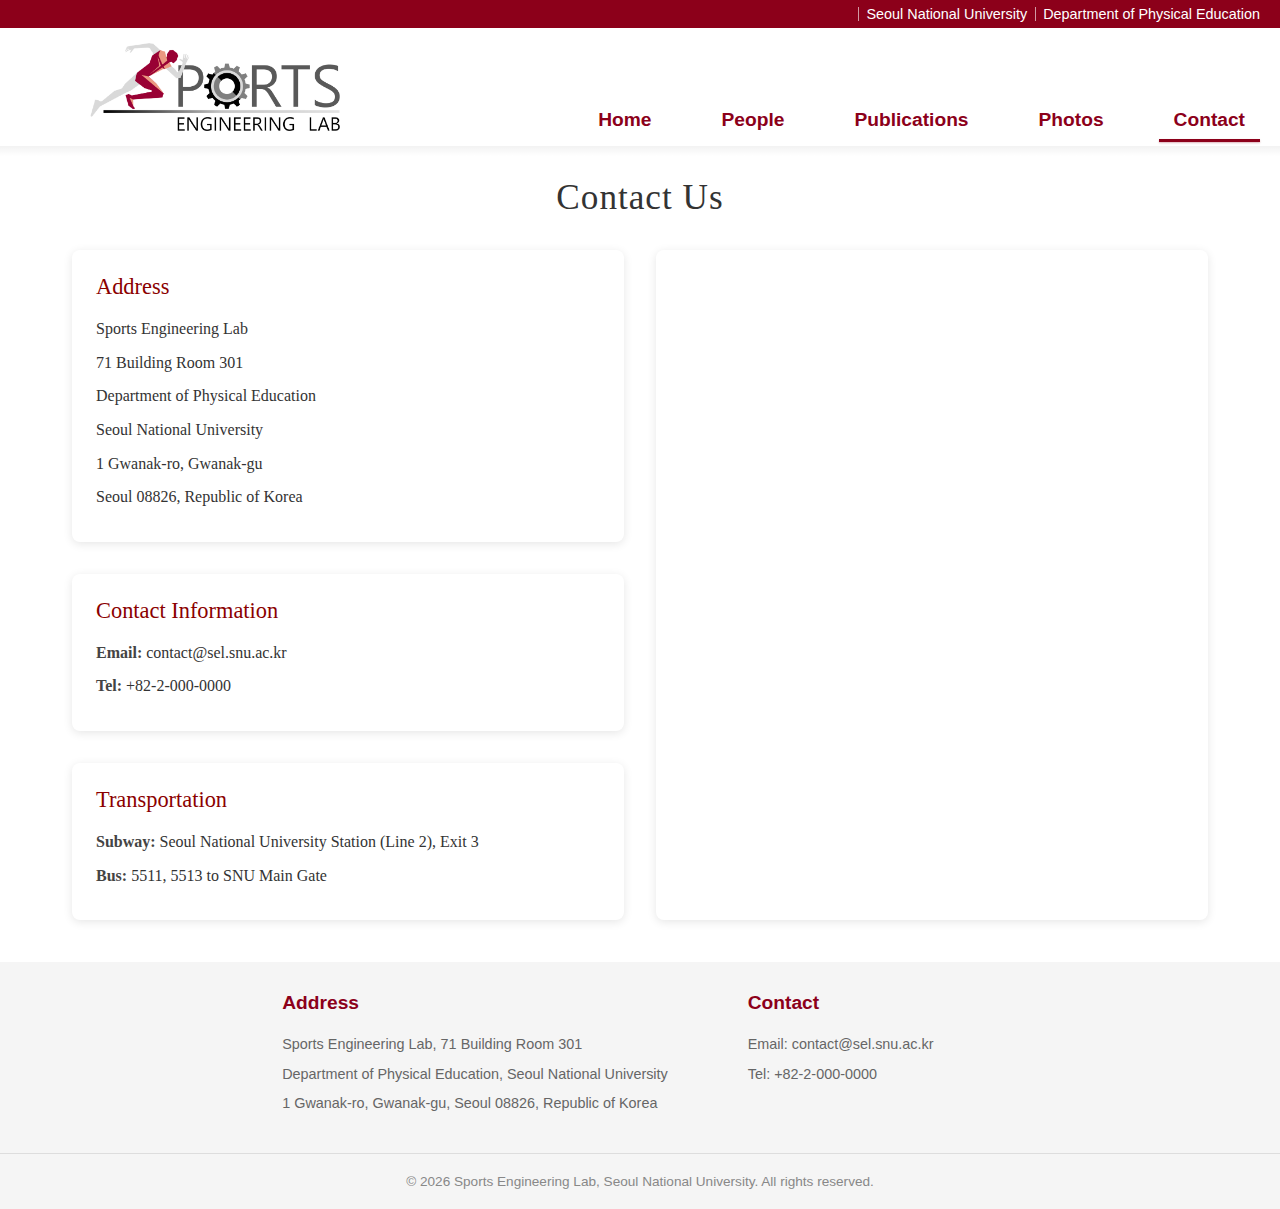
<file: pages/contact.html>
<!DOCTYPE html>
<html lang="en">
<head>
    <meta charset="UTF-8">
    <meta name="viewport" content="width=device-width, initial-scale=1.0">
    <title>Contact - Sports Engineering Lab</title>
    <link rel="shortcut icon" href="../assets/logo/SEL_favicon.png">
    <link rel="icon" type="image/png" sizes="32x32" href="../assets/logo/SEL_favicon.png">
    <link rel="icon" type="image/png" sizes="16x16" href="../assets/logo/SEL_favicon.png">
    <link rel="apple-touch-icon" sizes="180x180" href="../assets/logo/SEL_favicon.png">
    <link rel="stylesheet" href="../css/style.css">
    <link rel="stylesheet" href="../css/contact.css">
</head>
<body class="sub-page">
    <div class="top-bar">
        <div class="top-bar__container">
            <div class="top-bar__links">
                <a href="https://www.snu.ac.kr/">Seoul National University</a>
                <a href="https://sports.snu.ac.kr/">Department of Physical Education</a>
            </div>
        </div>
    </div>

    <div class="header-container">
        <h1>
            <a href="/">
                <img src="../assets/logo/SEL_logo.png" alt="Sports Engineering Lab Logo">
            </a>
        </h1>
        <div class="menu-toggle">
            <span></span>
            <span></span>
            <span></span>
        </div>
        <nav class="main-nav">
            <ul>
                <li><a href="/">Home</a></li>
                <li><a href="people.html">People</a></li>
                <li><a href="publications.html">Publications</a></li>
                <li><a href="photos.html">Photos</a></li>
                <li><a href="contact.html" class="active">Contact</a></li>
            </ul>
        </nav>
    </div>
    <div class="overlay"></div>

    <div class="contact-section">
        <h2>Contact Us</h2>
        
        <div class="contact-content">
            <div class="contact-info">
                <div class="contact-item">
                    <h3>Address</h3>
                    <p>Sports Engineering Lab</p>
                    <p>71 Building Room 301</p>
                    <p>Department of Physical Education</p>
                    <p>Seoul National University</p>
                    <p>1 Gwanak-ro, Gwanak-gu</p>
                    <p>Seoul 08826, Republic of Korea</p>
                </div>

                <div class="contact-item">
                    <h3>Contact Information</h3>
                    <p><strong>Email:</strong> contact@sel.snu.ac.kr</p>
                    <p><strong>Tel:</strong> +82-2-000-0000</p>
                </div>

                <div class="contact-item">
                    <h3>Transportation</h3>
                    <p><strong>Subway:</strong> Seoul National University Station (Line 2), Exit 3</p>
                    <p><strong>Bus:</strong> 5511, 5513 to SNU Main Gate</p>
                </div>
            </div>

            <div class="map-container">
                <iframe
                    src="https://www.google.com/maps/embed?pb=!1m18!1m12!1m3!1d7009.835026089517!2d126.94698142721064!3d37.46770319414056!2m3!1f0!2f0!3f0!3m2!1i1024!2i768!4f13.1!3m3!1m2!1s0x357c9f004f3c9acf%3A0x5389a25604a328d4!2sBuilding%2071%2C%20Seoul%20National%20University!5e0!3m2!1sen!2skr!4v1734707130920!5m2!1sen!2skr"
                    width="100%"
                    height="100%"
                    style="border:0;"
                    allowfullscreen=""
                    loading="lazy"
                    referrerpolicy="no-referrer-when-downgrade">
                </iframe>
            </div>
        </div>
    </div>

    <footer class="footer">
        <div class="footer__container">
            <div class="footer__section">
                <h3>Address</h3>
                <p>Sports Engineering Lab, 71 Building Room 301</p>
                <p>Department of Physical Education, Seoul National University</p>
                <p>1 Gwanak-ro, Gwanak-gu, Seoul 08826, Republic of Korea</p>
            </div>
            
            <div class="footer__section">
                <h3>Contact</h3>
                <p>Email: contact@sel.snu.ac.kr</p>
                <p>Tel: +82-2-000-0000</p>
            </div>
        </div>
        
        <div class="footer__bottom">
            <p>&copy; <script>document.write(new Date().getFullYear())</script> Sports Engineering Lab, Seoul National University. All rights reserved.</p>
        </div>
    </footer>
    
    <a href="#" class="back-to-top" aria-label="Back to top"></a>

    <script src="../js/back-to-top.js"></script>
    <script src="../js/main.js"></script>
</body>
</html>
</file>
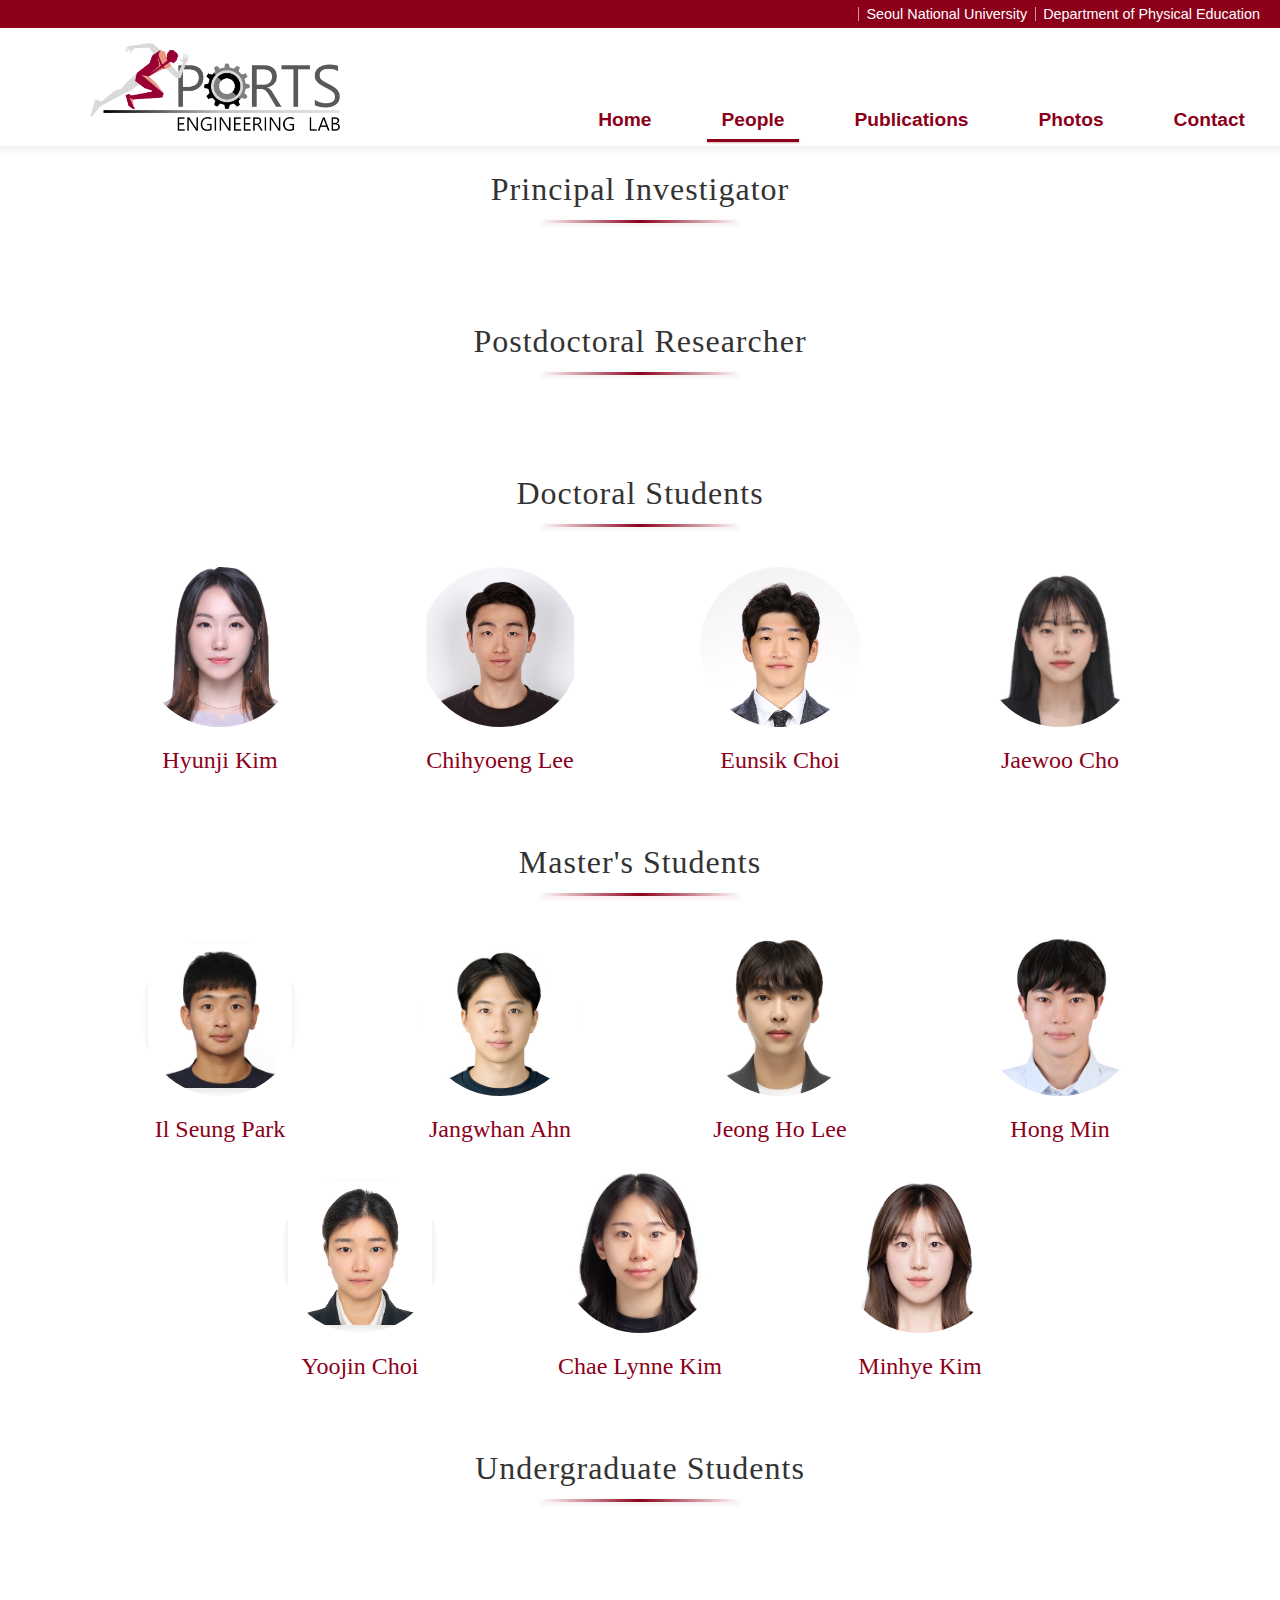
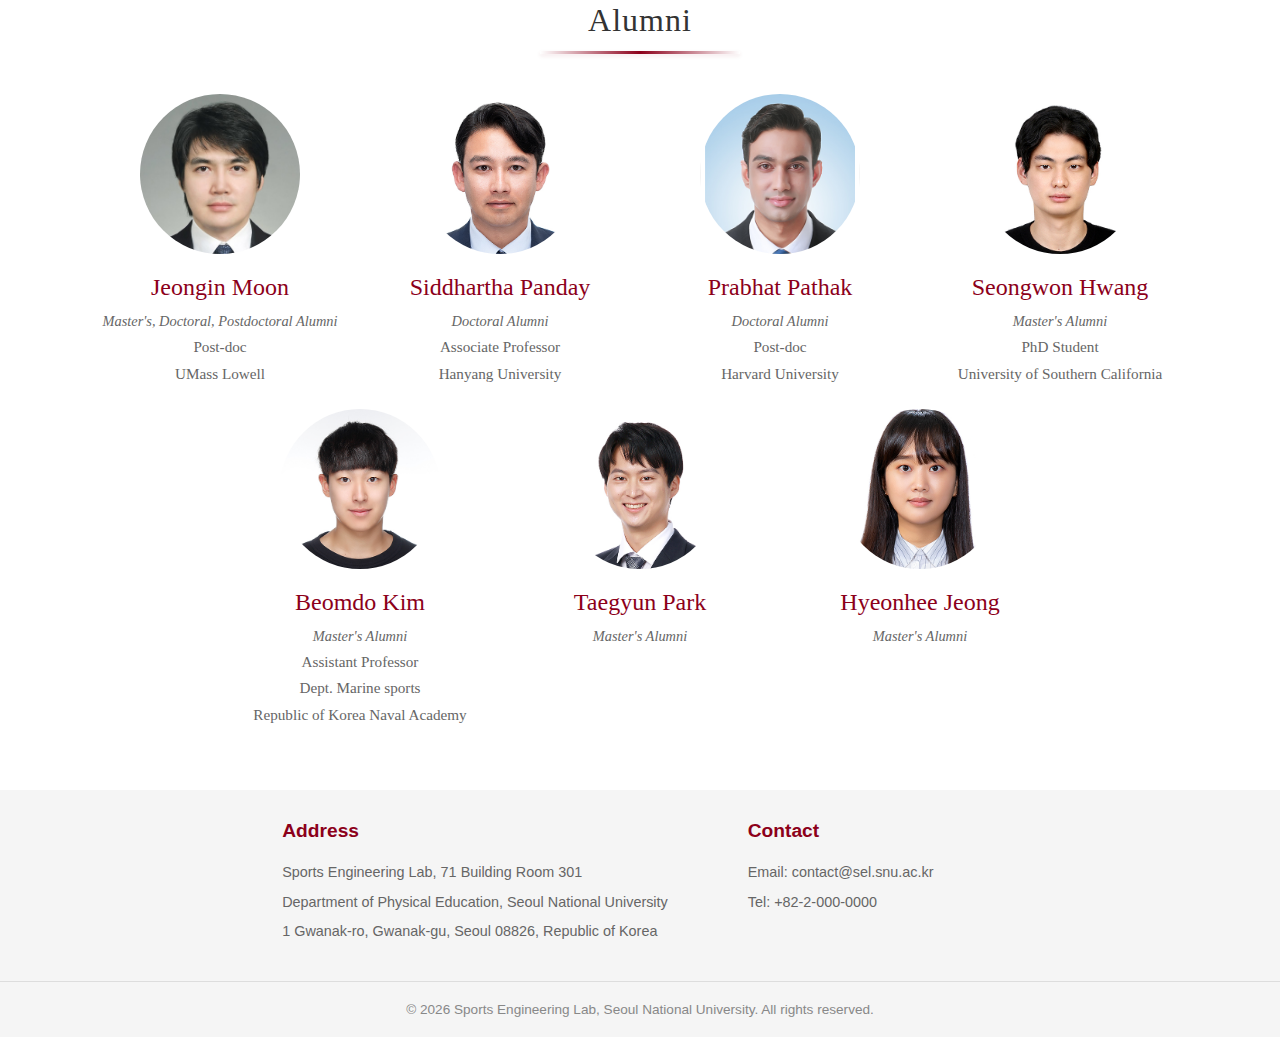
<file: pages/member.html>
<!DOCTYPE html>
<html lang="en">
<head>
    <meta charset="UTF-8">
    <meta name="viewport" content="width=device-width, initial-scale=1.0">
    <title>Member - Sports Engineering Lab</title>
    <link rel="shortcut icon" href="../assets/logo/SEL_favicon.png">
    <link rel="icon" type="image/png" sizes="32x32" href="../assets/logo/SEL_favicon.png">
    <link rel="icon" type="image/png" sizes="16x16" href="../assets/logo/SEL_favicon.png">
    <link rel="apple-touch-icon" sizes="180x180" href="../assets/logo/SEL_favicon.png">
    <link rel="stylesheet" href="../css/style.css">
    <link rel="stylesheet" href="../css/member.css">
</head>
<body class="sub-page">
    <div class="top-bar">
        <div class="top-bar__container">
            <div class="top-bar__links">
                <a href="https://www.snu.ac.kr/">Seoul National University</a>
                <a href="https://sports.snu.ac.kr/">Department of Physical Education</a>
            </div>
        </div>
    </div>

    <div class="header-container">
        <h1>
            <a href="/">
                <img src="../assets/logo/SEL_logo.png" alt="Sports Engineering Lab Logo">
            </a>
        </h1>
        <div class="menu-toggle">
            <span></span>
            <span></span>
            <span></span>
        </div>
        <nav class="main-nav">
            <ul>
                <li><a href="/">Home</a></li>
                <li><a href="people.html">People</a></li>
                <li><a href="publications.html">Publications</a></li>
                <li><a href="photos.html">Photos</a></li>
                <li><a href="contact.html">Contact</a></li>
            </ul>
        </nav>
    </div>
    <div class="overlay"></div>

    <main>
        <div class="member-section">
            <section class="member-profile">
                <!-- 멤버 프로필이 여기에 동적으로 로드됩니다 -->
            </section>
        </div>
    </main>

    <footer class="footer">
        <div class="footer__container">
            <div class="footer__section">
                <h3>Address</h3>
                <p>Sports Engineering Lab, 71 Building Room 301</p>
                <p>Department of Physical Education, Seoul National University</p>
                <p>1 Gwanak-ro, Gwanak-gu, Seoul 08826, Republic of Korea</p>
            </div>
            
            <div class="footer__section">
                <h3>Contact</h3>
                <p>Email: contact@sel.snu.ac.kr</p>
                <p>Tel: +82-2-000-0000</p>
            </div>
        </div>
        
        <div class="footer__bottom">
            <p>&copy; <script>document.write(new Date().getFullYear())</script> Sports Engineering Lab, Seoul National University. All rights reserved.</p>
        </div>
    </footer>
    
    <a href="#" class="back-to-top" aria-label="Back to top"></a>

    <script src="../js/back-to-top.js"></script>
    <script src="../js/member.js"></script>
    <script src="../js/main.js"></script>
</body>
</html>
</file>
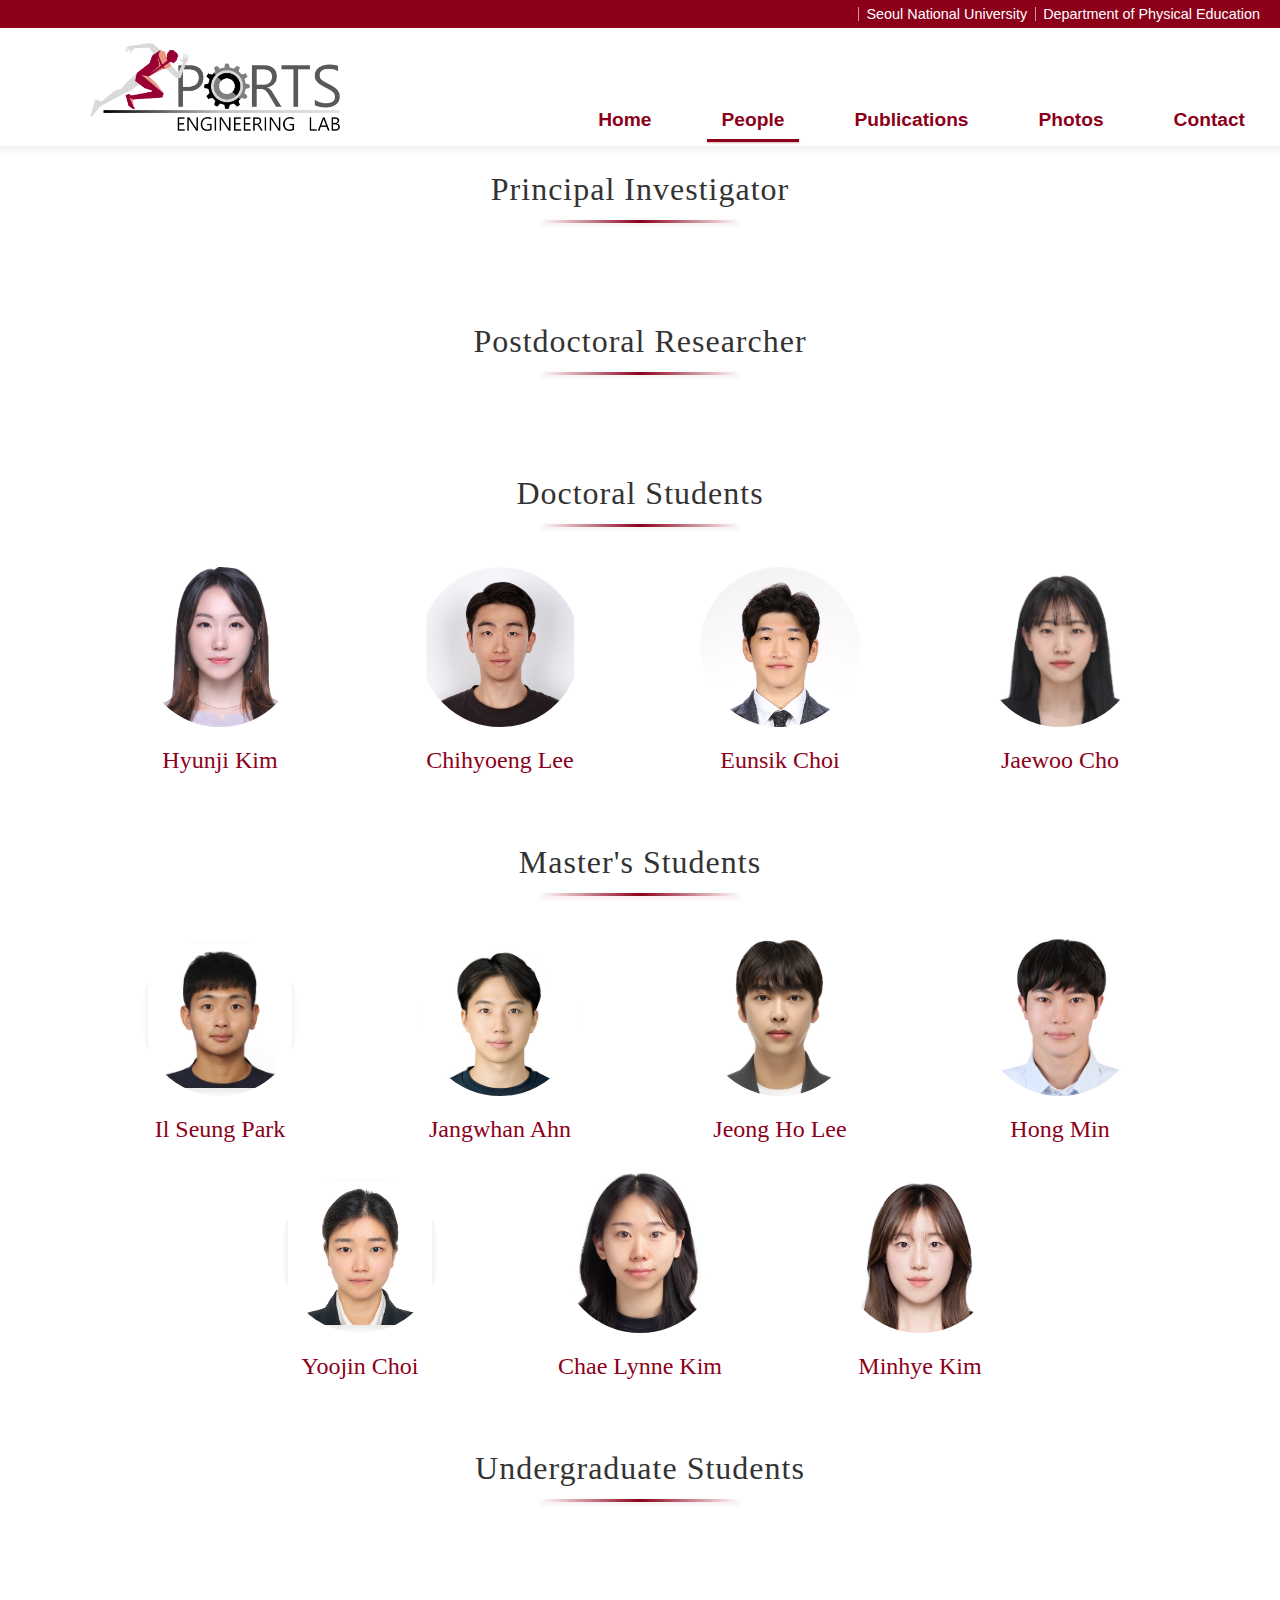
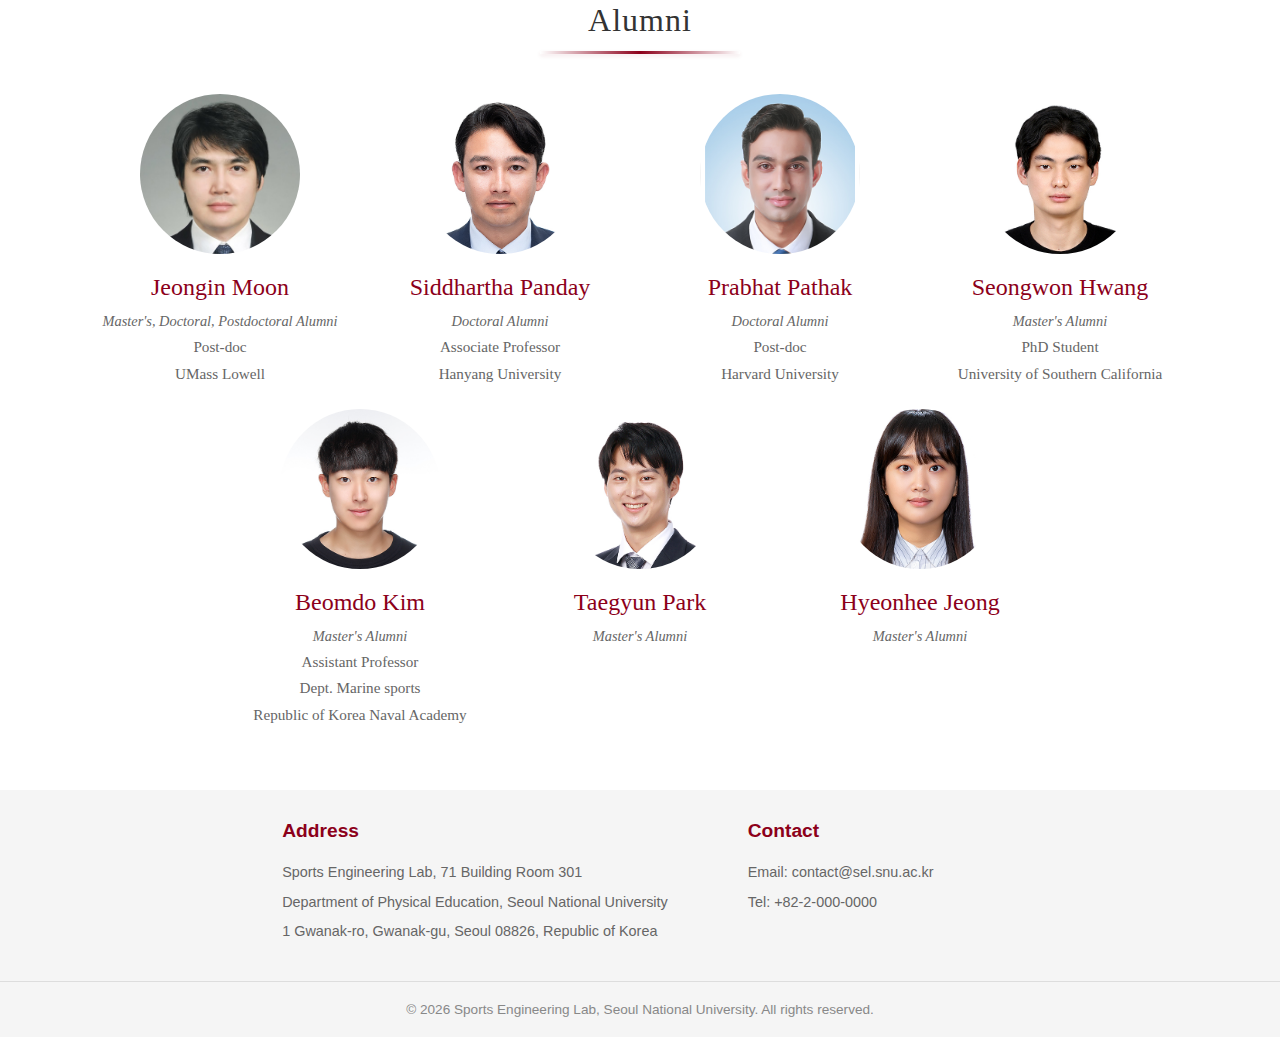
<file: pages/people.html>
<!DOCTYPE html>
<html lang="en">
<head>
    <meta charset="UTF-8">
    <meta name="viewport" content="width=device-width, initial-scale=1.0">
    <title>People - Sports Engineering Lab</title>
    <link rel="shortcut icon" href="../assets/logo/SEL_favicon.png">
    <link rel="icon" type="image/png" sizes="32x32" href="../assets/logo/SEL_favicon.png">
    <link rel="icon" type="image/png" sizes="16x16" href="../assets/logo/SEL_favicon.png">
    <link rel="apple-touch-icon" sizes="180x180" href="../assets/logo/SEL_favicon.png">
    <link rel="stylesheet" href="../css/style.css">
</head>
<body class="sub-page">
    <div class="top-bar">
        <div class="top-bar__container">
            <div class="top-bar__links">
                <a href="https://www.snu.ac.kr/">Seoul National University</a>
                <a href="https://sports.snu.ac.kr/">Department of Physical Education</a>
            </div>
        </div>
    </div>

    <div class="header-container">
        <h1>
            <a href="/">
                <img src="../assets/logo/SEL_logo.png" alt="Sports Engineering Lab Logo">
            </a>
        </h1>
        <div class="menu-toggle">
            <span></span>
            <span></span>
            <span></span>
        </div>
        <nav class="main-nav">
            <ul>
                <li><a href="/">Home</a></li>
                <li><a href="people.html" class="active">People</a></li>
                <li><a href="publications.html">Publications</a></li>
                <li><a href="photos.html">Photos</a></li>
                <li><a href="contact.html">Contact</a></li>
            </ul>
        </nav>
    </div>
    <div class="overlay"></div>

    <div class="people-section">
        <div class="people-category" data-category="Principal Investigator">
            <h2>Principal Investigator</h2>
            <div class="people-grid">
                <!-- Principal Investigator profiles will be loaded dynamically -->
            </div>
        </div>

        <div class="people-category" data-category="Postdoctoral researcher">
            <h2>Postdoctoral Researcher</h2>
            <div class="people-grid">
                <!-- Add postdoc profiles here -->
            </div>
        </div>

        <div class="people-category" data-category="Doctoral Students">
            <h2>Doctoral Students</h2>
            <div class="people-grid">
                <!-- Add doctoral student profiles here -->
            </div>
        </div>

        <div class="people-category" data-category="Master's Students">
            <h2>Master's Students</h2>
            <div class="people-grid">
                <!-- Add master's student profiles here -->
            </div>
        </div>

        <div class="people-category" data-category="Undergraduate Students">
            <h2>Undergraduate Students</h2>
            <div class="people-grid">
                <!-- Add undergraduate student profiles here -->
            </div>
        </div>

        <div class="people-category" data-category="Alumni">
            <h2>Alumni</h2>
            <div class="people-grid">
                <!-- Add alumni here -->
            </div>
        </div>
    </div>

    <footer class="footer">
        <div class="footer__container">
            <div class="footer__section">
                <h3>Address</h3>
                <p>Sports Engineering Lab, 71 Building Room 301</p>
                <p>Department of Physical Education, Seoul National University</p>
                <p>1 Gwanak-ro, Gwanak-gu, Seoul 08826, Republic of Korea</p>
            </div>
            
            <div class="footer__section">
                <h3>Contact</h3>
                <p>Email: contact@sel.snu.ac.kr</p>
                <p>Tel: +82-2-000-0000</p>
            </div>
        </div>
        
        <div class="footer__bottom">
            <p>&copy; <script>document.write(new Date().getFullYear())</script> Sports Engineering Lab, Seoul National University. All rights reserved.</p>
        </div>
    </footer>
    
    <a href="#" class="back-to-top" aria-label="Back to top"></a>

    <script src="../js/back-to-top.js"></script>
    <script src="../js/people.js"></script>
    <script src="../js/main.js"></script>
</body>
</html>
</file>
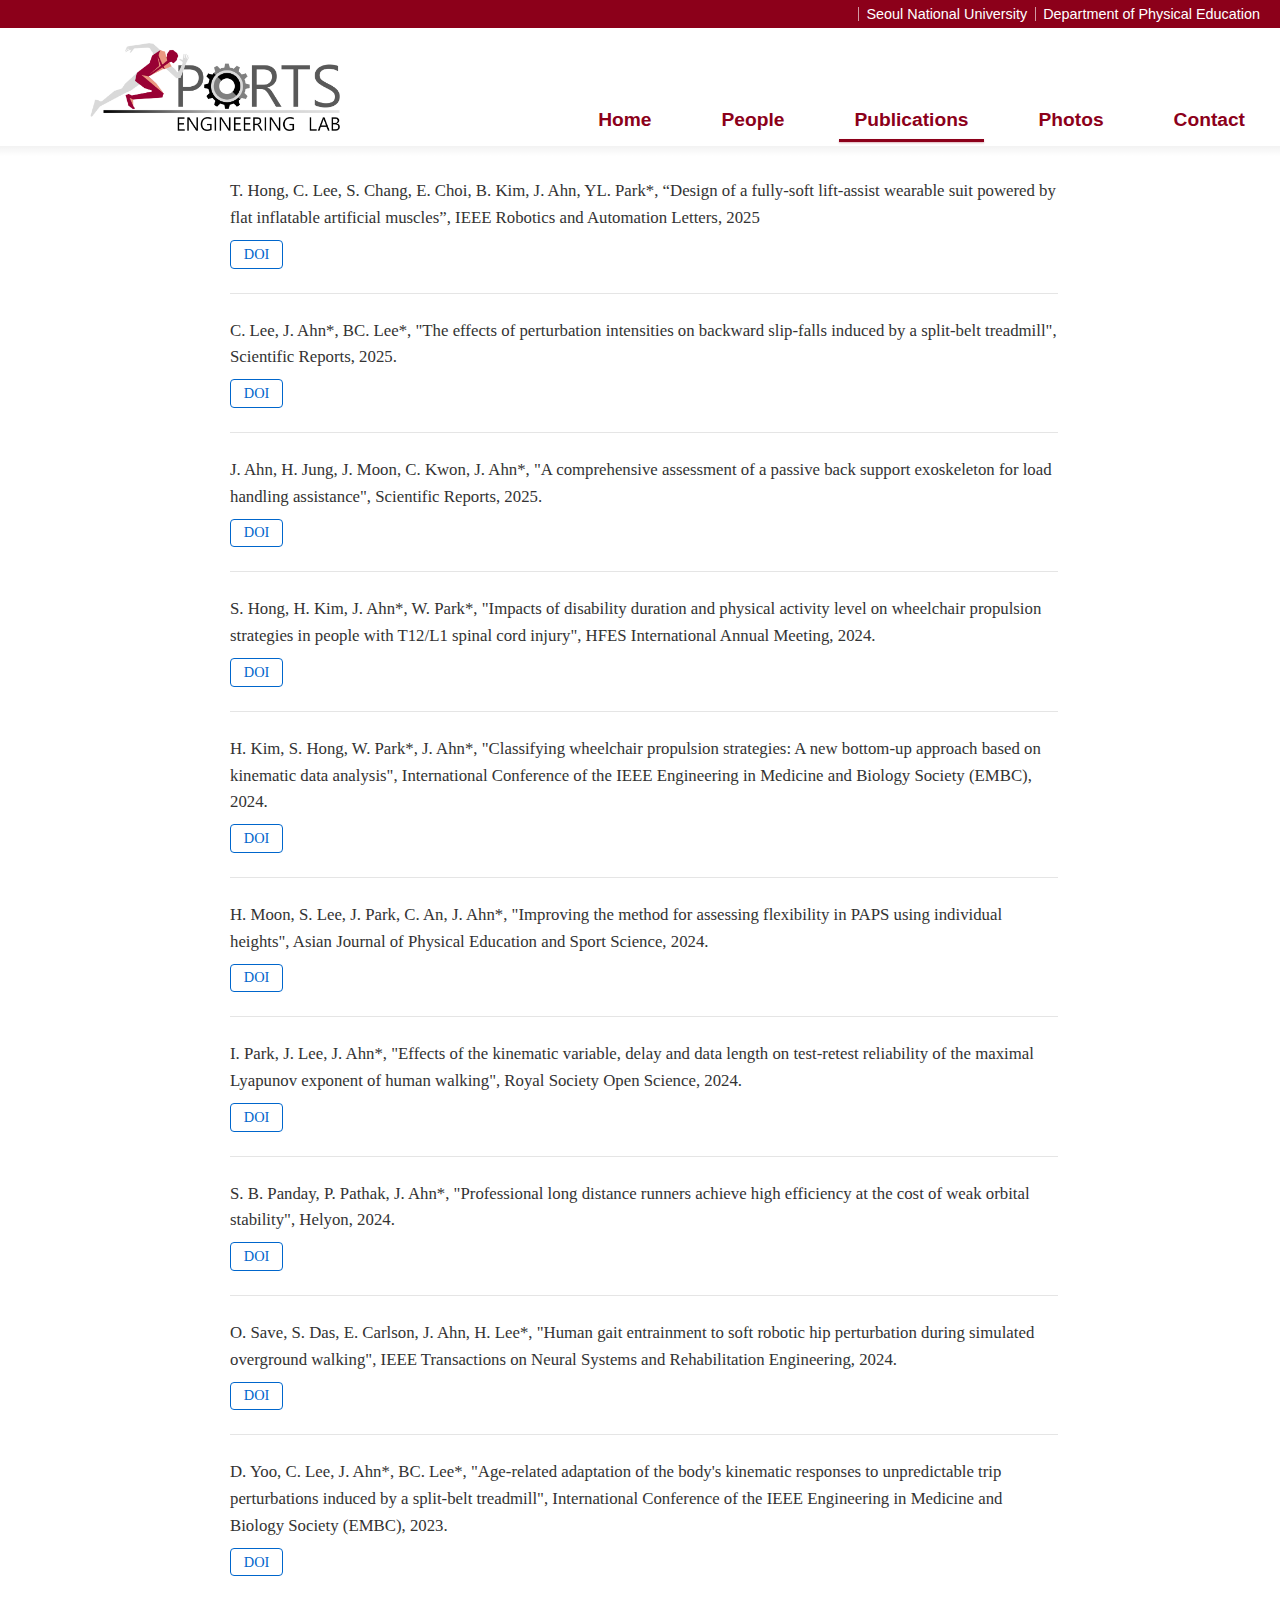
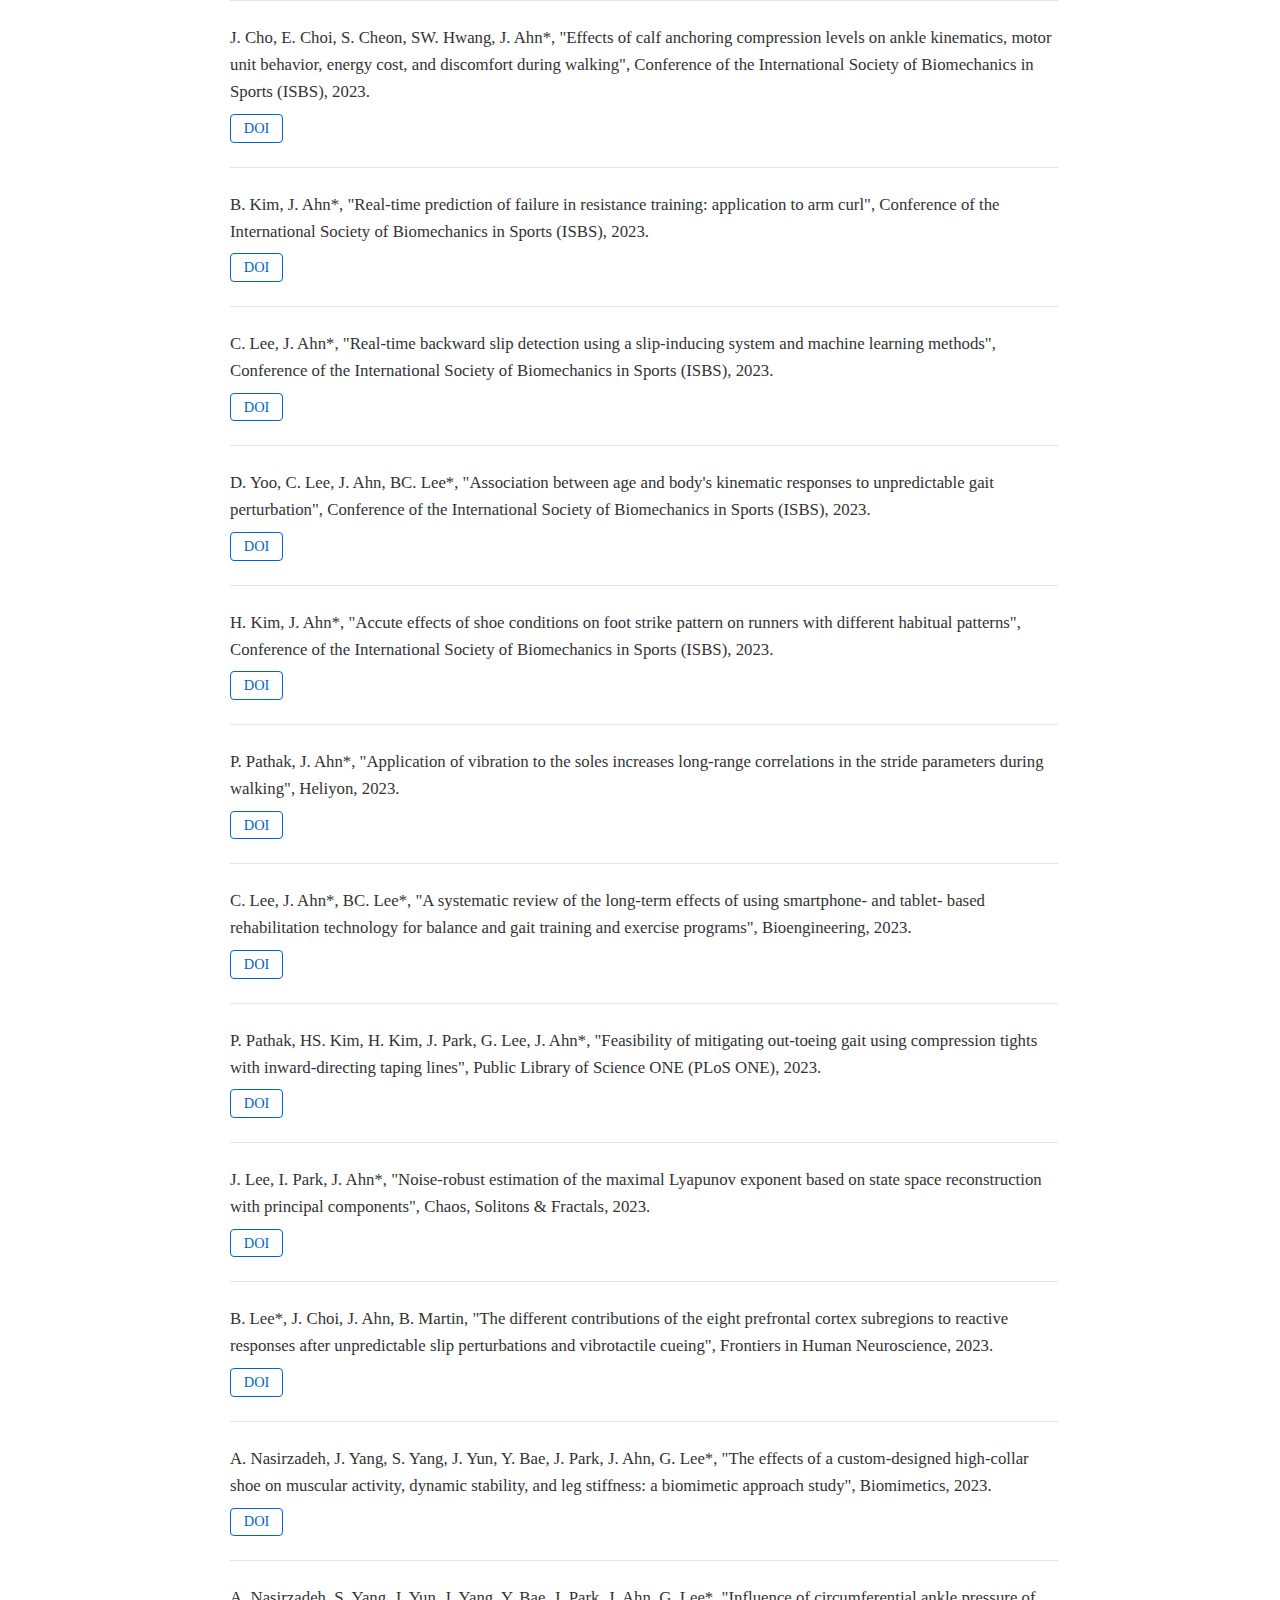
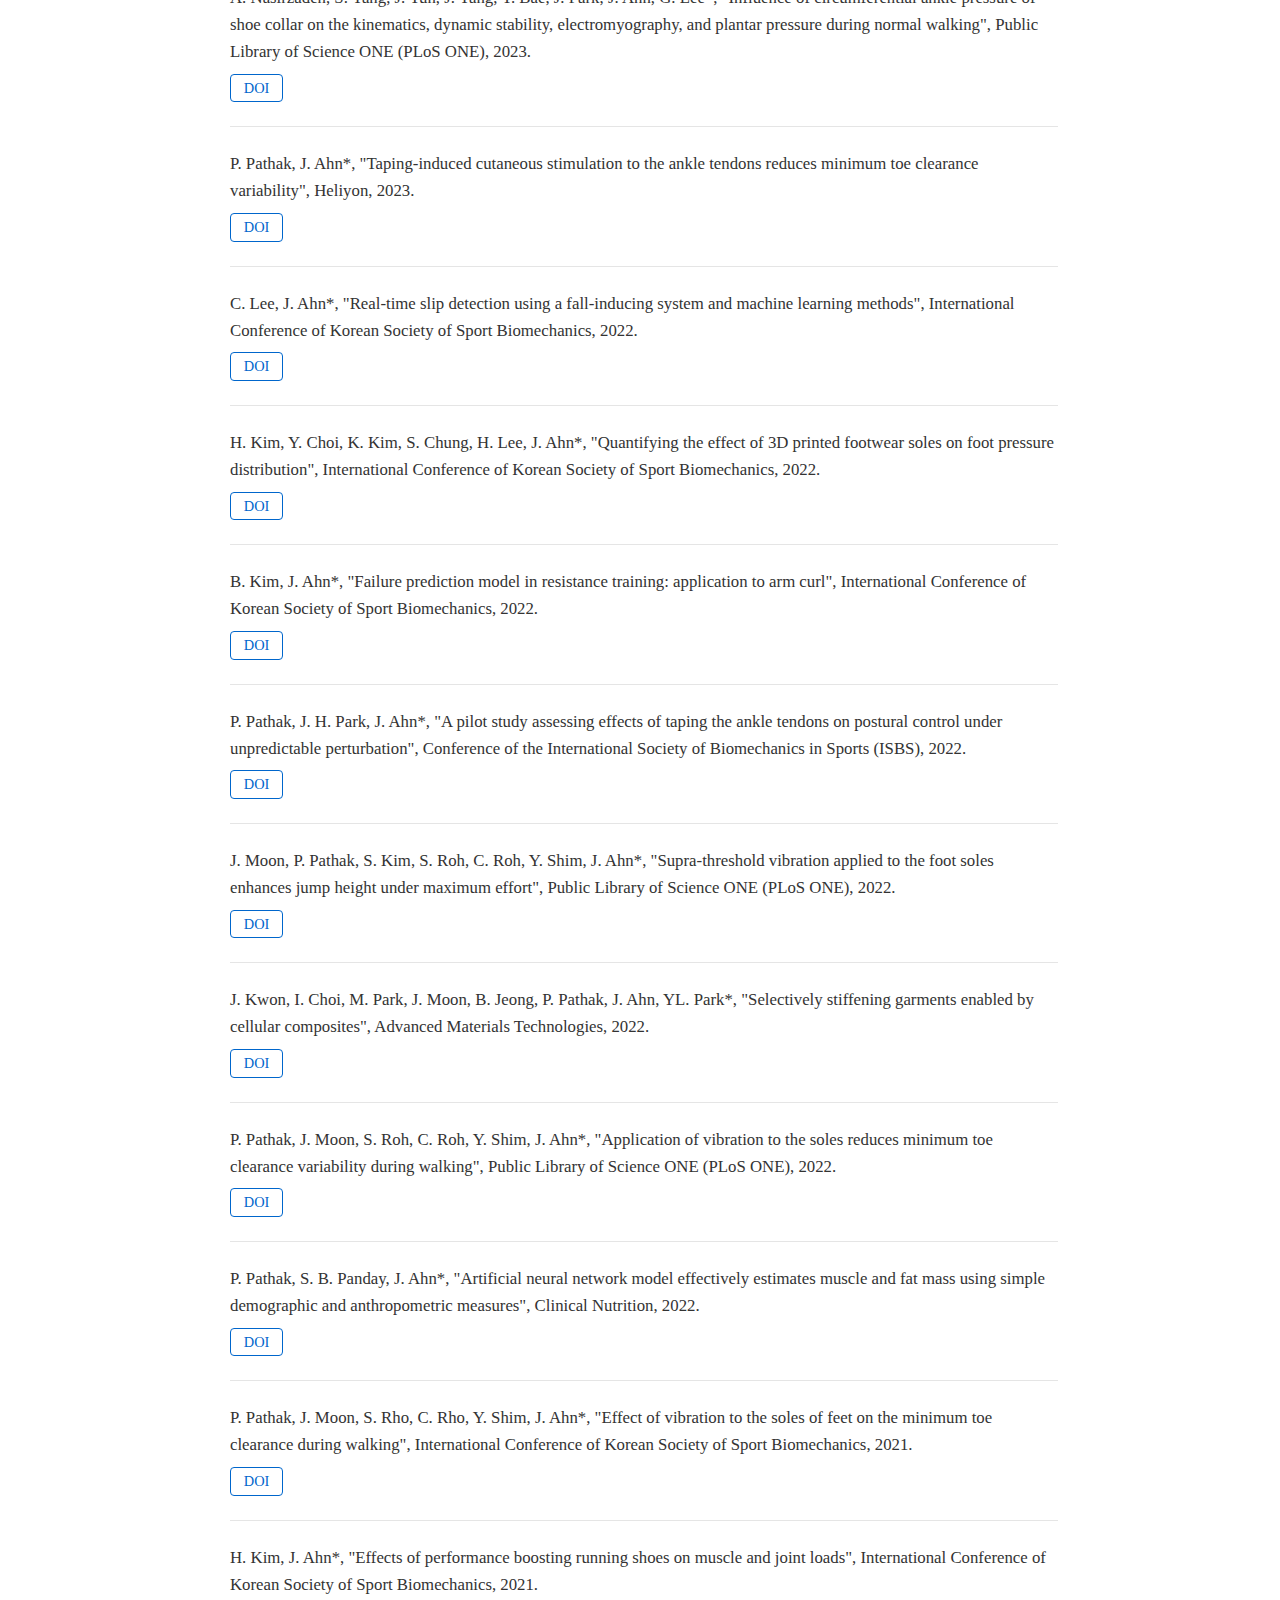
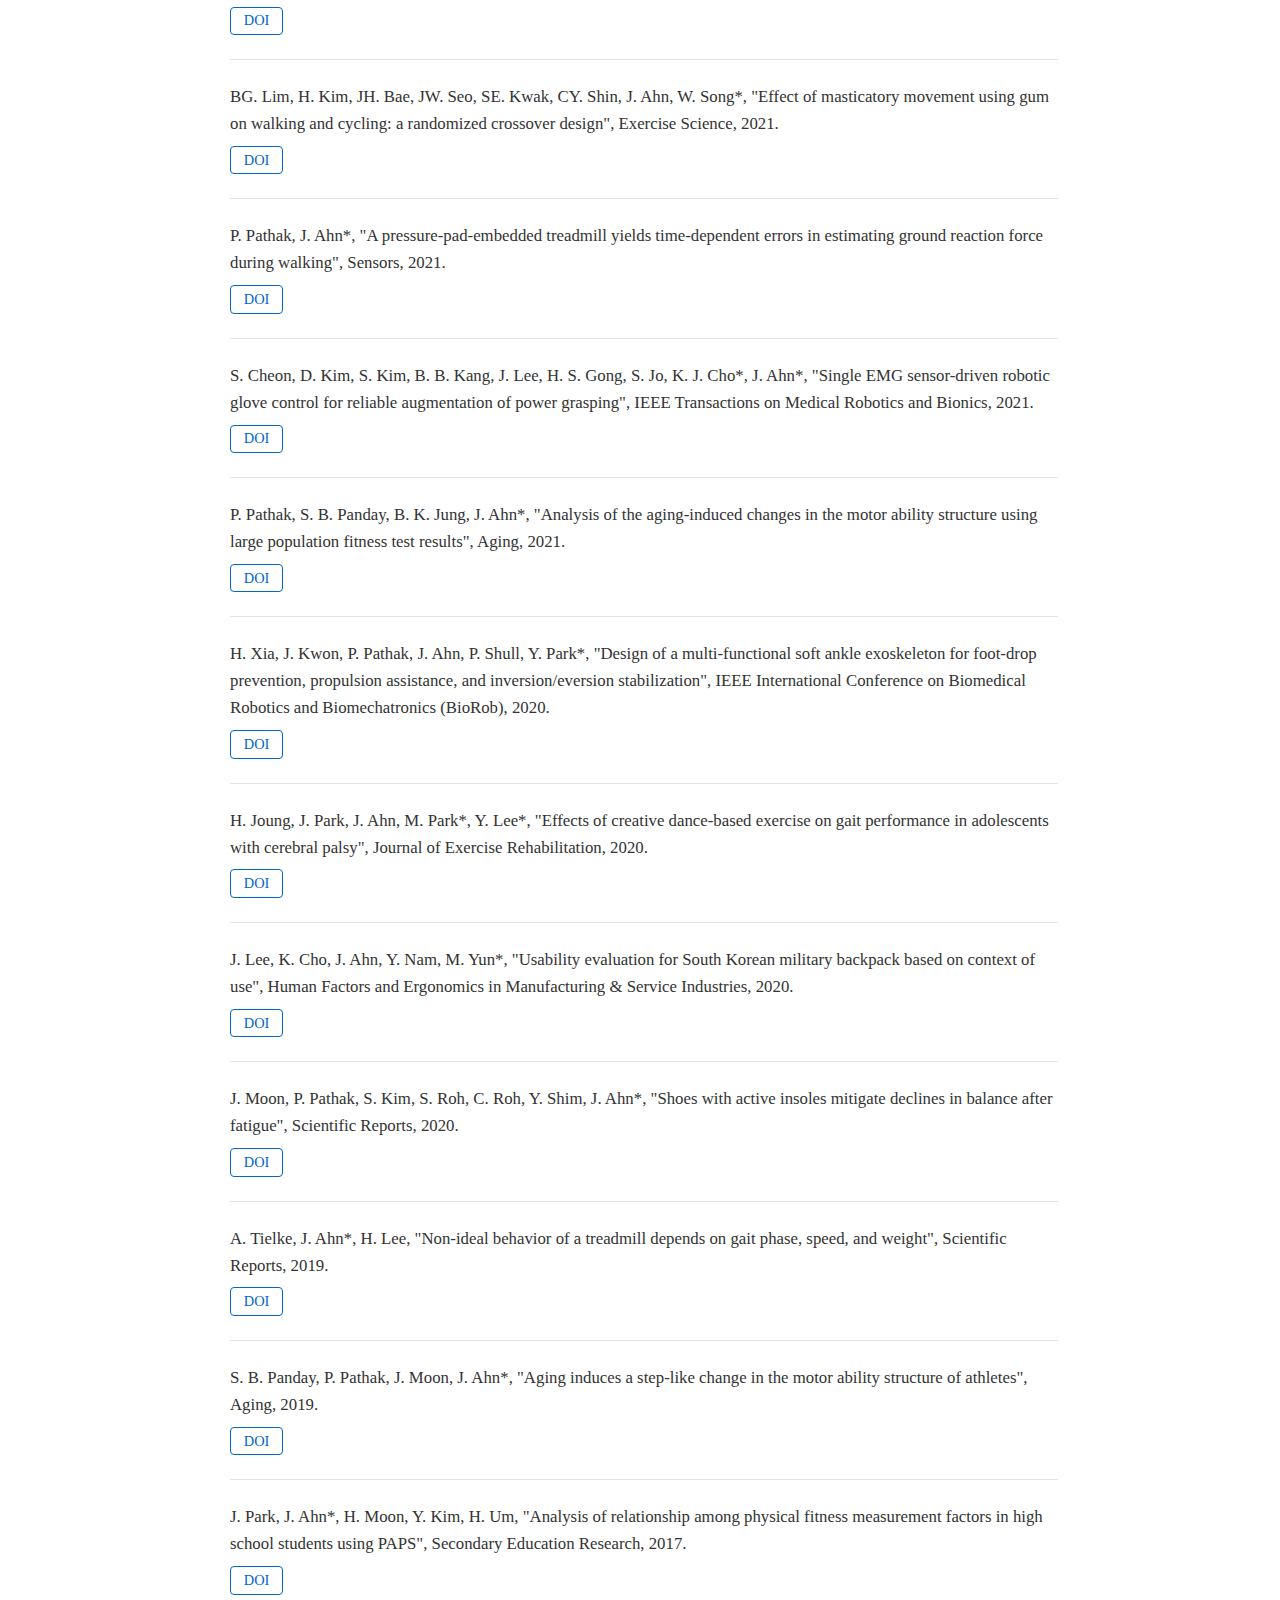
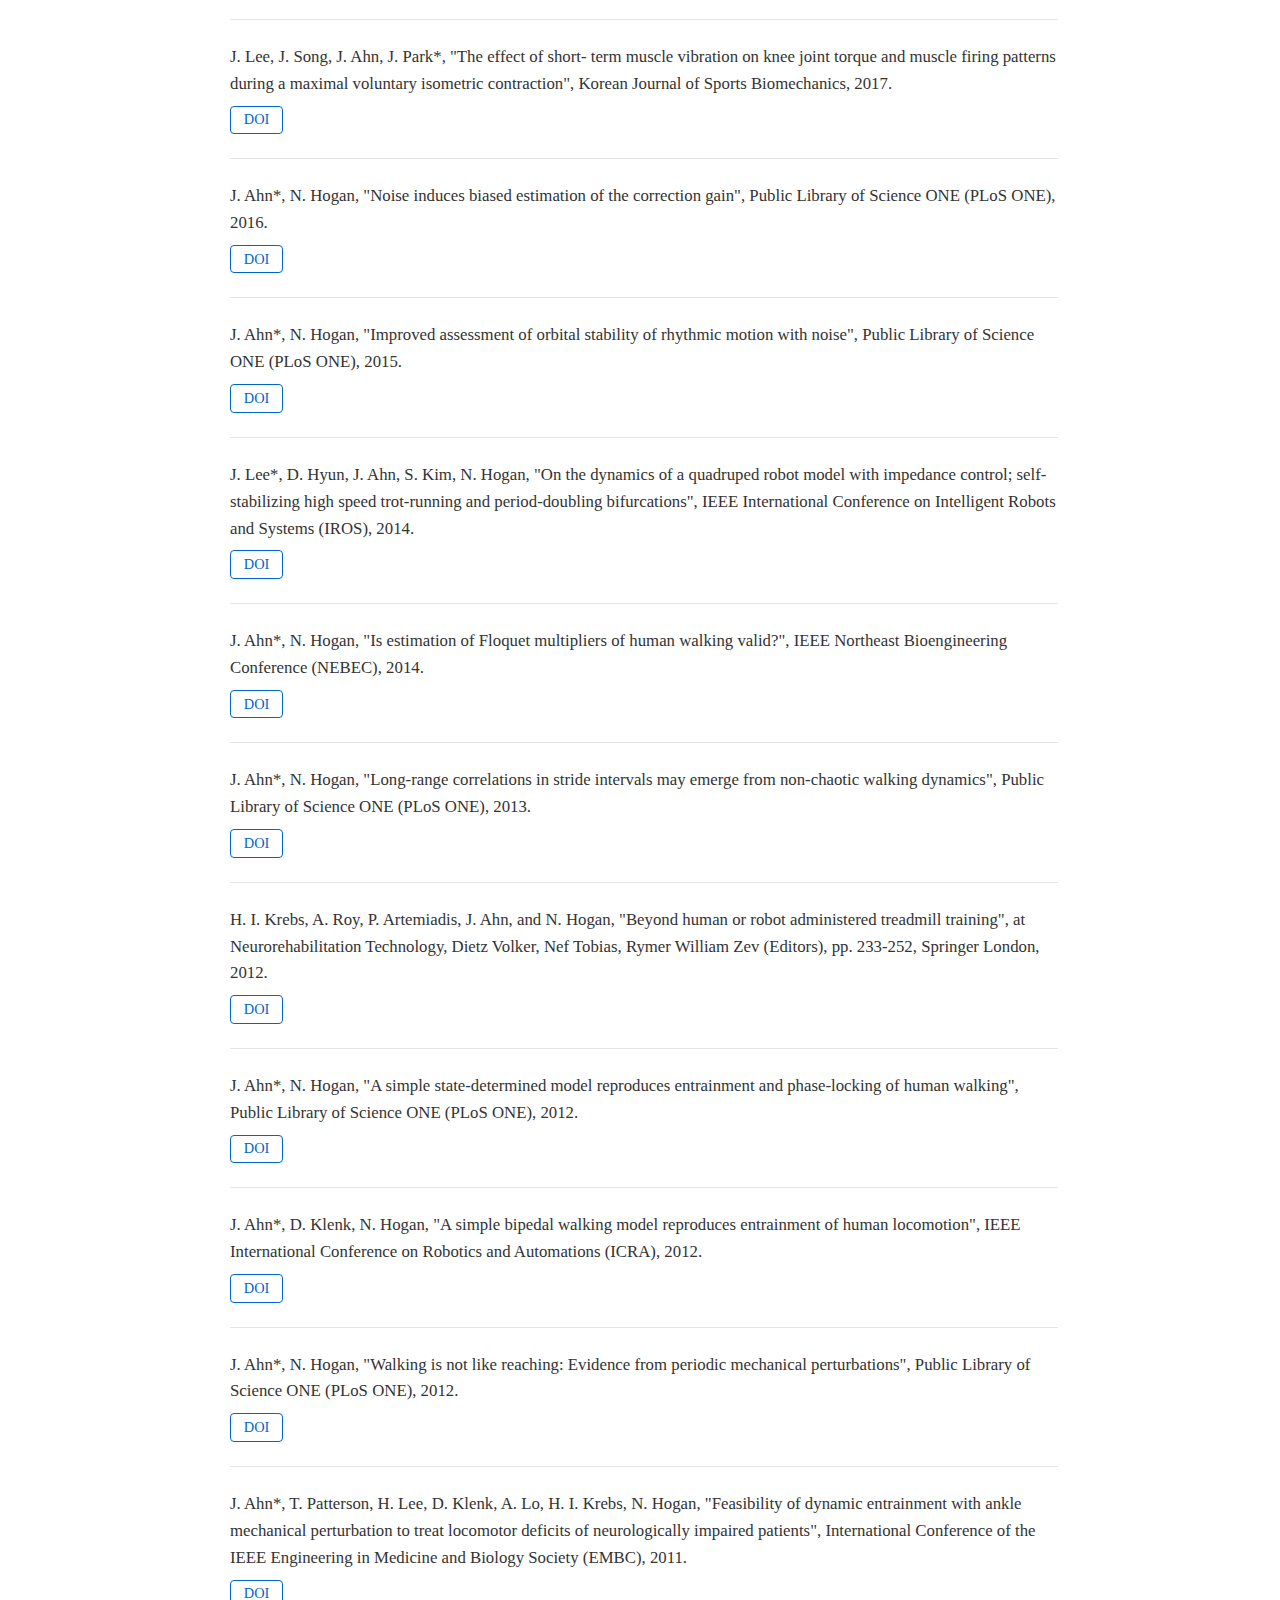
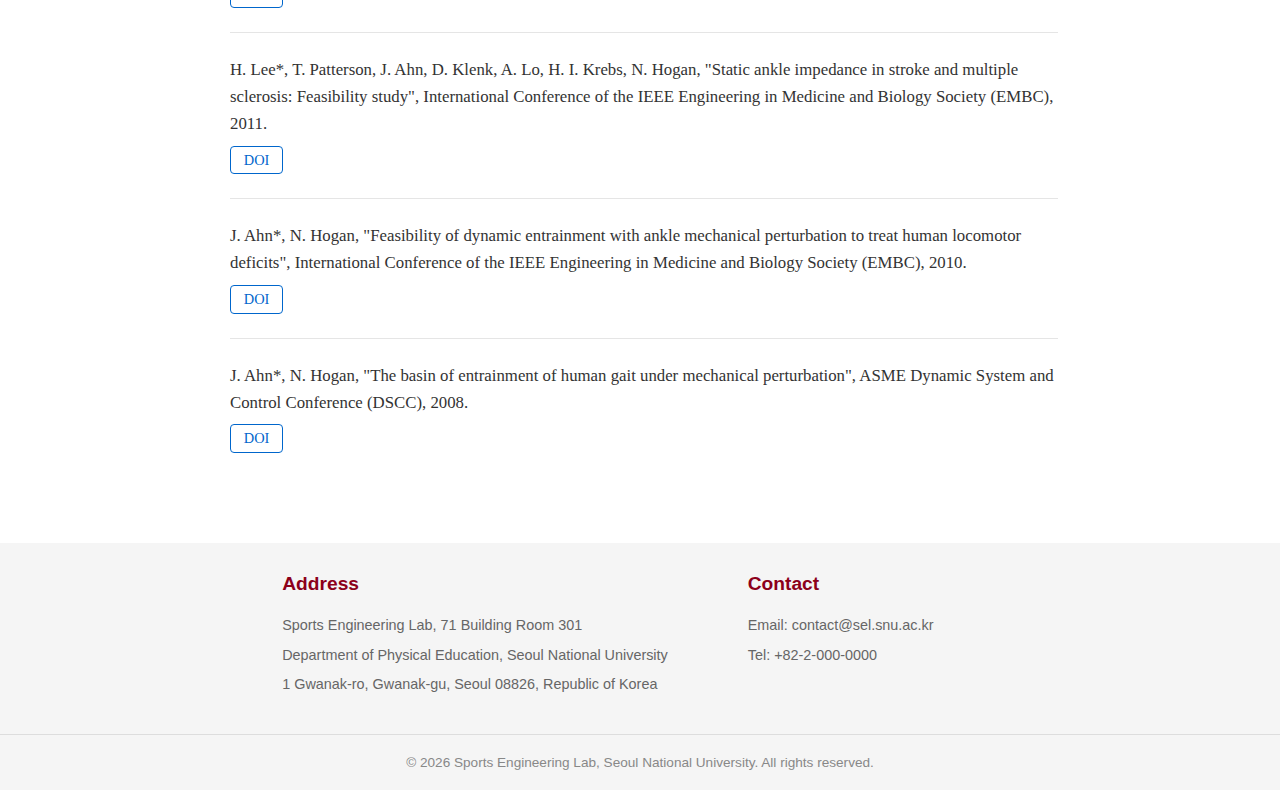
<file: pages/publications.html>
<!DOCTYPE html>
<html lang="en">
<head>
    <meta charset="UTF-8">
    <meta name="viewport" content="width=device-width, initial-scale=1.0">
    <title>Publications - Sports Engineering Lab</title>
    <link rel="shortcut icon" href="../assets/logo/SEL_favicon.png">
    <link rel="icon" type="image/png" sizes="32x32" href="../assets/logo/SEL_favicon.png">
    <link rel="icon" type="image/png" sizes="16x16" href="../assets/logo/SEL_favicon.png">
    <link rel="apple-touch-icon" sizes="180x180" href="../assets/logo/SEL_favicon.png">
    <link rel="stylesheet" href="../css/style.css">
    <link rel="stylesheet" href="../css/publications.css">
</head>
<body class="sub-page">
    <div class="top-bar">
        <div class="top-bar__container">
            <div class="top-bar__links">
                <a href="https://www.snu.ac.kr/">Seoul National University</a>
                <a href="https://sports.snu.ac.kr/">Department of Physical Education</a>
            </div>
        </div>
    </div>

    <div class="header-container">
        <h1>
            <a href="/">
                <img src="../assets/logo/SEL_logo.png" alt="Sports Engineering Lab Logo">
            </a>
        </h1>
        <div class="menu-toggle">
            <span></span>
            <span></span>
            <span></span>
        </div>
        <nav class="main-nav">
            <ul>
                <li><a href="/">Home</a></li>
                <li><a href="people.html">People</a></li>
                <li><a href="publications.html" class="active">Publications</a></li>
                <li><a href="photos.html">Photos</a></li>
                <li><a href="contact.html">Contact</a></li>
            </ul>
        </nav>
    </div>
    <div class="overlay"></div>

    <main>
        <div class="publications-container">
            <!-- 출판 정보가 여기에 동적으로 로드됩니다 -->
        </div>
    </main>

    <footer class="footer">
        <div class="footer__container">
            <div class="footer__section">
                <h3>Address</h3>
                <p>Sports Engineering Lab, 71 Building Room 301</p>
                <p>Department of Physical Education, Seoul National University</p>
                <p>1 Gwanak-ro, Gwanak-gu, Seoul 08826, Republic of Korea</p>
            </div>
            
            <div class="footer__section">
                <h3>Contact</h3>
                <p>Email: contact@sel.snu.ac.kr</p>
                <p>Tel: +82-2-000-0000</p>
            </div>
        </div>
        
        <div class="footer__bottom">
            <p>&copy; <script>document.write(new Date().getFullYear())</script> Sports Engineering Lab, Seoul National University. All rights reserved.</p>
        </div>
    </footer>
    
    <a href="#" class="back-to-top" aria-label="Back to top"></a>

    <script src="../js/back-to-top.js"></script>
    <script src="../js/publications.js"></script>
    <script src="../js/main.js"></script>
</body>
</html>
</file>
<file: css/style.css>
* {
    margin: 0;
    padding: 0;
    box-sizing: border-box;
}

html, body {
    margin: 0;
    padding: 0;
    width: 100%;
    overflow-x: hidden;
}

.mission-statement {
    padding: 80px 20px 60px;
    text-align: center;
    max-width: 1000px;
    margin: 0 auto;
    font-family: 'Helvetica Neue', Arial, sans-serif;
}

.mission-statement h2 {
    font-size: 2.2em;
    color: #555;
    margin-bottom: 50px;
    font-weight: 600;
    letter-spacing: 1px;
}

.mission-statement ul {
    list-style: none;
    padding: 0;
    margin-bottom: 60px;
    display: flex;
    flex-direction: column;
    gap: 25px;
}

.mission-statement ul li {
    font-size: 1.5em;
    color: #000000;
    line-height: 1.6;
    font-weight: 600;
    letter-spacing: 0.3px;
}

.professor-quote {
    margin-top: 60px;
    padding: 0 20px;
    max-width: 900px;
    margin-left: auto;
    margin-right: auto;
}

.professor-quote blockquote {
    font-size: 1.15em;
    line-height: 1.8;
    color: #666;
    font-style: italic;
    margin-bottom: 20px;
    font-weight: 300;
    letter-spacing: 0.2px;
    padding: 0 30px;
}

.professor-quote cite {
    font-size: 1.1em;
    color: #444;
    font-weight: 500;
    letter-spacing: 0.5px;
}

.header-container {
    position: relative;
    display: flex;
    justify-content: space-between;
    padding: 15px 0 0;
    margin-bottom: 15px;
    max-width: 1400px;
    margin-left: auto;
    margin-right: auto;
    width: 100%;
}

h1 {
    margin: 0;
    padding-left: 7%;
    position: relative;
    z-index: 100;
}

h1 a {
    text-decoration: none;
    display: inline-block;
}

h1 img {
    width: 20vw;
    min-width: 150px;
    max-width: 250px;
    height: auto;
    vertical-align: middle;
    transition: filter 0.3s ease;
}

h1 a:hover {
    opacity: 0.9;
}

.header-container h1 img:hover {
    filter: drop-shadow(-2px 0px 2px gray);
}

.main-nav {
    position: absolute;
    right: 0;
    bottom: 0;
    padding: 0;
    margin: 0;
    background: none;
    font-family: 'Helvetica Neue', Arial, sans-serif;
    width: 100%;
    z-index: 99;
}

.main-nav ul {
    list-style: none;
    display: flex;
    justify-content: flex-end;
    align-items: center;
    margin: 0;
    padding-right: 20px;
    gap: 40px;
}

.main-nav li {
    position: relative;
}

.main-nav a {
    color: #8C001A;
    text-decoration: none;
    font-size: 1.2em;
    font-weight: 700;
    padding: 10px 15px;
    transition: all 0.3s ease;
    position: relative;
}

.main-nav a:hover {
    color: #bf0023;
}

.main-nav a.active {
    color: #8C001A;
}

.main-nav a::after {
    content: '';
    position: absolute;
    width: 0;
    height: 2px;
    bottom: -2px;
    left: 50%;
    background-color: #8C001A;
    transition: all 0.3s ease;
}

.main-nav a:hover::after {
    width: 100%;
    left: 0;
}

.main-nav a.active::after {
    width: 100%;
    left: 0;
    height: 3px;
    background-color: #8C001A;
    box-shadow: 0 1px 2px rgba(140, 0, 26, 0.3);
}

.top-bar {
    background-color: #8C001A;
    padding: 6px 0;
    font-family: 'Helvetica Neue', Arial, sans-serif;
}

.top-bar__container {
    max-width: 1700px;
    margin: 0 auto;
    display: flex;
    justify-content: flex-end;
}

.top-bar__links {
    display: flex;
    gap: 8px;
    align-items: center;
    color: white;
    font-weight: 500;
    font-size: 0.9em;
    padding-right: 20px;
}

/* 반응형 탑바 폰트 크기 */
@media (max-width: 1024px) {
    .top-bar__links {
        font-size: 0.8em;
        gap: 4px;
    }
    
    .top-bar__links a {
        padding-left: 4px;
    }
}

@media (max-width: 480px) {
    .top-bar__links {
        font-size: 0.7em;
        gap: 3px;
    }
}

.top-bar__links span {
    color: white;
}

.top-bar__links a {
    color: white;
    text-decoration: none;
    transition: opacity 0.3s;
    position: relative;
    padding-left: 8px;
}

.top-bar__links a::before {
    content: '';
    position: absolute;
    left: 0;
    top: 50%;
    transform: translateY(-50%);
    height: 14px;
    width: 1px;
    background-color: rgba(255, 255, 255, 0.6);
}

.top-bar__links a:hover {
    opacity: 0.8;
}

.footer {
    background-color: #f5f5f5;
    padding: 30px 0 20px;
    margin-top: 10px;
    font-family: 'Helvetica Neue', Arial, sans-serif;
}

.footer__container {
    max-width: 1200px;
    margin: 0 auto;
    padding: 0 20px;
    display: flex;
    justify-content: center;
    gap: 80px;
}

.footer__section {
    min-width: 250px;
}

.footer__section h3 {
    color: #8C001A;
    margin-bottom: 20px;
    font-size: 1.2em;
}

.footer__section p {
    color: #666;
    margin-bottom: 8px;
    font-size: 0.9em;
    line-height: 1.5;
}

.footer__bottom {
    margin-top: 30px;
    padding-top: 20px;
    border-top: 1px solid #ddd;
    text-align: center;
}

.footer__bottom p {
    color: #888;
    font-size: 0.85em;
}

/* People Page Styles */
.people-section {
    max-width: 1200px;
    margin: 40px auto;
    padding: 0 20px;
}

.people-category {
    margin-bottom: 60px;
}

.people-category h2 {
    color: #333;
    font-size: 2em;
    font-weight: 300;
    margin-bottom: 40px;
    text-align: center;
    letter-spacing: 1px;
    position: relative;
    padding-bottom: 15px;
}

.people-category h2::after {
    content: '';
    position: absolute;
    bottom: 0;
    left: 50%;
    transform: translateX(-50%);
    width: 200px;
    height: 3px;
    background: linear-gradient(to right, transparent, #8C001A, transparent);
    box-shadow: 0 2px 4px rgba(140, 0, 26, 0.1);
}

.person {
    width: 260px;
    text-align: center;
    margin: 0;
}

.person a {
    text-decoration: none;
    display: block;
}

.person-img-container {
    width: 160px;
    height: 160px;
    border-radius: 50%;
    margin: 0 auto 20px;
    overflow: hidden;
    position: relative;
}

.person img {
    width: 100%;
    height: 100%;
    object-fit: cover;
    object-position: center 15%;
    display: block;
    box-shadow: 0 4px 8px rgba(0, 0, 0, 0.1);
    transition: transform 0.3s ease;
}

.person h3 {
    color: #8C001A;
    font-size: 1.5em;
    margin-bottom: 10px;
    font-weight: 500;
}

.person p {
    color: #666;
    margin-bottom: 5px;
    font-size: 0.95em;
    line-height: 1.4;
    padding: 0 10px;
}

.alumni-type {
    color: #8C001A;
    font-style: italic;
    margin-top: 5px;
    font-size: 0.9em !important;
}

.people-grid {
    display: flex;
    flex-wrap: wrap;
    gap: 30px;
    margin-top: 30px;
    justify-content: center;
}

.alumni-list {
    max-width: 800px;
    margin: 0 auto;
}

/* Publications Page Styles */
.publications-section {
    max-width: 1200px;
    margin: 40px auto;
    padding: 0 20px;
}

.publications-section h2 {
    color: #333;
    font-size: 2em;
    font-weight: 300;
    margin-bottom: 40px;
    text-align: center;
    letter-spacing: 1px;
}

.publication-list {
    display: flex;
    flex-direction: column;
    gap: 20px;
}

.publication-item {
    padding: 20px;
    background-color: #fff;
    border-radius: 8px;
    box-shadow: 0 2px 4px rgba(0, 0, 0, 0.05);
    transition: transform 0.2s;
}

.publication-item:hover {
    transform: translateY(-2px);
    box-shadow: 0 4px 8px rgba(0, 0, 0, 0.1);
}

.publication-item p {
    color: #444;
    font-size: 1.1em;
    line-height: 1.6;
    margin-bottom: 10px;
}

.publication-item .authors {
    color: #666;
    font-size: 0.95em;
    margin-bottom: 8px;
}

.publication-item .journal {
    color: #8C001A;
    font-style: italic;
}

.publication-item .links {
    margin-top: 15px;
}

.publication-item .links a {
    color: #8C001A;
    text-decoration: none;
    margin-right: 15px;
    font-size: 0.9em;
    transition: color 0.3s;
}

.publication-item .links a:hover {
    color: #bf0023;
}

/* Activities Page Styles */
.photos-section {
    max-width: 1200px;
    margin: 40px auto;
    padding: 0 20px;
}

.photos-section h2 {
    color: #333;
    font-size: 2em;
    font-weight: 300;
    margin-bottom: 40px;
    text-align: center;
    letter-spacing: 1px;
}

.photo-category {
    margin-bottom: 60px;
}

.photo-category h3 {
    color: #8C001A;
    font-size: 1.6em;
    font-weight: 400;
    margin-bottom: 30px;
    padding-bottom: 10px;
    border-bottom: 2px solid #f0f0f0;
}

.photo-grid {
    display: grid;
    grid-template-columns: repeat(auto-fill, minmax(300px, 1fr));
    gap: 30px;
    margin-top: 20px;
}

.photo-item {
    position: relative;
    overflow: hidden;
    border-radius: 8px;
    box-shadow: 0 2px 4px rgba(0, 0, 0, 0.1);
    transition: transform 0.3s ease;
}

.photo-item:hover {
    transform: translateY(-5px);
    box-shadow: 0 5px 15px rgba(0, 0, 0, 0.2);
}

.photo-item img {
    width: 100%;
    height: 250px;
    object-fit: cover;
    display: block;
}

.photo-caption {
    position: absolute;
    bottom: 0;
    left: 0;
    right: 0;
    padding: 15px;
    background: rgba(0, 0, 0, 0.7);
    color: white;
    font-size: 0.9em;
    transform: translateY(100%);
    transition: transform 0.3s ease;
}

.photo-item:hover .photo-caption {
    transform: translateY(0);
}

/* Contact Page Styles */
.contact-section {
    max-width: 1200px;
    margin: 40px auto;
    padding: 0 20px;
}

.contact-section h2 {
    color: #333;
    font-size: 2em;
    font-weight: 300;
    margin-bottom: 40px;
    text-align: center;
    letter-spacing: 1px;
}

.contact-content {
    display: flex;
    gap: 50px;
    margin-top: 30px;
}

.contact-info {
    flex: 1;
    display: flex;
    flex-direction: column;
    gap: 40px;
}

.contact-item {
    padding: 20px;
    background-color: #fff;
    border-radius: 8px;
    box-shadow: 0 2px 4px rgba(0, 0, 0, 0.05);
}

.contact-item h3 {
    color: #8C001A;
    font-size: 1.4em;
    margin-bottom: 15px;
    font-weight: 500;
}

.contact-item p {
    color: #666;
    margin-bottom: 8px;
    font-size: 1em;
    line-height: 1.6;
}

.contact-item strong {
    color: #444;
    font-weight: 600;
}

.map-container {
    flex: 1;
    min-height: 400px;
    border-radius: 8px;
    overflow: hidden;
    box-shadow: 0 2px 4px rgba(0, 0, 0, 0.1);
}

.map-placeholder {
    width: 100%;
    height: 100%;
    background-color: #f5f5f5;
    display: flex;
    align-items: center;
    justify-content: center;
    color: #666;
    font-size: 1.1em;
}

@media (max-width: 768px) {
    .contact-content {
        flex-direction: column;
    }

    .map-container {
        min-height: 300px;
    }
} 

/* Sub pages header style */
.sub-page .header-container {
    position: relative;
    display: flex;
    justify-content: space-between;
    padding: 15px 0 0;
    margin-bottom: 15px;
    max-width: 1400px;
    margin-left: auto;
    margin-right: auto;
    width: 100%;
}

.sub-page .header-container::after {
    content: '';
    position: absolute;
    left: 50%;
    transform: translateX(-50%);
    bottom: -25px;
    height: 10px;
    background: linear-gradient(to bottom, rgba(0, 0, 0, 0.05), transparent);
    pointer-events: none;
    width: 100vw;
}

@media (min-width: 2000px) {
    .sub-page .header-container::after {
        width: 2000px;
    }
}

/* Back to Top Button Styles */
.back-to-top {
    position: fixed;
    bottom: 30px;
    right: 30px;
    background-color: #8C001A;
    color: white;
    width: 50px;
    height: 50px;
    border-radius: 50%;
    display: flex;
    justify-content: center;
    align-items: center;
    text-decoration: none;
    opacity: 0;
    visibility: hidden;
    transition: all 0.3s ease;
    box-shadow: 0 2px 6px rgba(0, 0, 0, 0.2);
    z-index: 1000;
}

.back-to-top.visible {
    opacity: 1;
    visibility: visible;
}

.back-to-top:hover {
    background-color: #bf0023;
    transform: translateY(-3px);
    box-shadow: 0 4px 8px rgba(0, 0, 0, 0.3);
}

.back-to-top::before {
    content: "↑";
    font-size: 24px;
    font-weight: bold;
} 

/* Member Profile Page Styles */
.member-section {
    max-width: 1000px;
    margin: 40px auto;
    padding: 0 20px;
}

.member-header {
    text-align: center;
    margin-bottom: 40px;
}

.member-header img {
    width: 250px;
    height: 250px;
    border-radius: 50%;
    object-fit: cover;
    margin-bottom: 20px;
    box-shadow: 0 4px 8px rgba(0, 0, 0, 0.1);
}

.member-header h2 {
    color: #333;
    font-size: 2.2em;
    margin-bottom: 10px;
    font-weight: 500;
}

.member-header .position {
    color: #666;
    font-size: 1.2em;
    margin-bottom: 5px;
}

.member-info {
    display: grid;
    grid-template-columns: 1fr 1fr;
    gap: 40px;
}

.member-info h3 {
    color: #8C001A;
    font-size: 1.4em;
    margin-bottom: 20px;
    padding-bottom: 10px;
    border-bottom: 2px solid #f0f0f0;
}

.member-contact, .member-links {
    background: #fff;
    padding: 25px;
    border-radius: 8px;
    box-shadow: 0 2px 4px rgba(0, 0, 0, 0.05);
}

.member-contact p {
    margin-bottom: 10px;
    color: #666;
    font-size: 1.1em;
}

.member-contact strong {
    color: #444;
    font-weight: 600;
    margin-right: 10px;
}

.member-links a {
    color: #8C001A;
    text-decoration: none;
    font-size: 1.1em;
    transition: color 0.3s;
}

.member-links a:hover {
    color: #bf0023;
}

.member-description {
    grid-column: 1 / -1;
    background: #fff;
    padding: 25px;
    border-radius: 8px;
    box-shadow: 0 2px 4px rgba(0, 0, 0, 0.05);
}

.member-description p {
    color: #444;
    font-size: 1.1em;
    line-height: 1.8;
    margin-bottom: 20px;
}

@media (max-width: 768px) {
    .member-info {
        grid-template-columns: 1fr;
    }
} 

/* 그리드 아이템이 한 줄에 4개까지 표시되도록 설정 */
@media (min-width: 1200px) {
    .people-grid {
        max-width: 1120px;
        margin-left: auto;
        margin-right: auto;
        justify-content: center;
        gap: 20px;
    }
    
    .person {
        width: 260px;
        margin: 0;
    }
}

/* 화면이 작을 때는 3개씩 표시 */
@media (max-width: 1199px) and (min-width: 992px) {
    .people-grid {
        max-width: 860px;
        margin-left: auto;
        margin-right: auto;
        justify-content: center;
        gap: 20px;
    }
}

/* 더 작은 화면에서는 2개씩 표시 */
@media (max-width: 991px) and (min-width: 768px) {
    .people-grid {
        max-width: 580px;
        margin-left: auto;
        margin-right: auto;
        justify-content: center;
        gap: 20px;
    }
}

/* 모바일에서는 1개씩 표시 */
@media (max-width: 767px) {
    .people-grid {
        max-width: 260px;
        margin-left: auto;
        margin-right: auto;
        justify-content: center;
    }
} 

/* 햄버거 메뉴 아이콘 */
.menu-toggle {
    display: none;
    cursor: pointer;
    padding: 15px;
    position: absolute;
    right: 20px;
    top: calc(50% + 7.5px);
    transform: translateY(-50%);
    z-index: 1000;
}

@media (max-width: 1100px) {
    .menu-toggle.active {
        position: fixed;
        right: 20px;
        top: 52px;
        transform: none;
    }
}

.menu-toggle span {
    display: block;
    width: 25px;
    height: 3px;
    background-color: #8C001A;
    margin: 5px 0;
    transition: all 0.3s ease;
}

/* 모바일 메뉴가 열렸을 때의 햄버거 아이콘 애니메이션 */
.menu-toggle.active span:nth-child(1) {
    transform: rotate(45deg) translate(5px, 5px);
}

.menu-toggle.active span:nth-child(2) {
    opacity: 0;
}

.menu-toggle.active span:nth-child(3) {
    transform: rotate(-45deg) translate(7px, -7px);
}

/* 반응형 네비게이션 */
@media (max-width: 1100px) {
    .menu-toggle {
        display: block;
    }

    .main-nav {
        position: fixed;
        top: 0;
        right: -100%;
        width: 250px;
        height: 100vh;
        background-color: white;
        padding-top: 60px;
        transition: right 0.3s ease;
        box-shadow: -2px 0 5px rgba(0, 0, 0, 0.1);
        z-index: 999;
    }

    .main-nav.active {
        right: 0;
    }

    .main-nav ul {
        flex-direction: column;
        align-items: flex-start;
        padding: 0 20px;
    }

    .main-nav li {
        width: 100%;
        margin: 10px 0;
    }

    .main-nav a {
        display: block;
        padding: 10px 0;
        font-size: 1.1em;
    }

    .main-nav a::after {
        display: none;
    }
}

/* 푸터 반응형 */
@media (max-width: 768px) {
    .footer__container {
        flex-direction: column;
        gap: 40px;
        align-items: center;
        text-align: center;
    }

    .footer__section {
        min-width: auto;
        width: 100%;
    }
}

/* 오버레이 */
.overlay {
    display: none;
    position: fixed;
    top: 0;
    left: 0;
    width: 100%;
    height: 100%;
    background-color: rgba(0, 0, 0, 0.5);
    z-index: 998;
}

.overlay.active {
    display: block;
} 

.member-contact a {
    color: inherit;
    text-decoration: none;
}

.member-contact a:hover {
    text-decoration: underline;
    color: #8C001A;
} 

.footer__section a {
    color: inherit;
    text-decoration: none;
}

.footer__section a:hover {
    text-decoration: underline;
    color: #8C001A;
}
</file>
<file: css/contact.css>
/* 컨테이너 */
.contact-section {
    max-width: 1200px;
    margin: 0 auto;
    padding: 2rem;
}

.contact-section h2 {
    font-size: 2.2em;
    color: #333;
    margin-bottom: 2rem;
}

/* 컨텐츠 레이아웃 */
.contact-content {
    display: grid;
    grid-template-columns: 1fr 1fr;
    gap: 2rem;
}

/* 연락처 정보 */
.contact-info {
    display: flex;
    flex-direction: column;
    gap: 2rem;
}

.contact-item {
    background: #fff;
    padding: 1.5rem;
    border-radius: 8px;
    box-shadow: 0 2px 10px rgba(0, 0, 0, 0.1);
}

.contact-item h3 {
    color: #8B0000;
    margin: 0 0 1rem 0;
    font-size: 1.4rem;
}

.contact-item p {
    margin: 0.5rem 0;
    color: #333;
    line-height: 1.6;
}

/* 지도 컨테이너 */
.map-container {
    width: 100%;
    height: 100%;
    min-height: 400px;
    border-radius: 8px;
    overflow: hidden;
    box-shadow: 0 2px 10px rgba(0, 0, 0, 0.1);
}

.map-container iframe {
    width: 100%;
    height: 100%;
    border: none;
}

/* 반응형 디자인 */
@media (max-width: 768px) {
    .contact-content {
        grid-template-columns: 1fr;
    }
    
    .contact-section {
        padding: 1rem;
    }
    
    .map-container {
        min-height: 300px;
    }
}
</file>
<file: css/media_coverage.css>
#media-coverage-container {
    max-width: 1200px;
    margin: 0 auto;
    padding: 20px;
}

.media-item {
    display: flex;
    margin-bottom: 40px;
    background: #fff;
    box-shadow: 0 2px 10px rgba(0,0,0,0.1);
    border-radius: 8px;
    overflow: hidden;
    min-height: 300px;
}

.media-thumbnail {
    width: 400px;
    height: 300px;
    object-fit: cover;
    align-self: center;
}

.media-content {
    flex: 1;
    padding: 30px;
    position: relative;
    display: flex;
    flex-direction: column;
    justify-content: center;
}

.media-date {
    position: absolute;
    top: 30px;
    color: #666;
    font-size: 20px;
}

.media-text {
    font-size: 28px;
    line-height: 1.4;
    color: #333;
    margin: 0;
    text-decoration: none;
    display: flex;
    align-items: center;
    transition: color 0.3s ease, padding-top 0.3s ease;
    word-break: keep-all;
    word-wrap: break-word;
    min-height: fit-content;
}

.media-text:hover {
    color: #007bff;
}

.media-text::after {
    content: "→";
    margin-left: 15px;
    font-size: 28px;
    flex-shrink: 0;
}

@media (max-width: 1024px) {
    .media-thumbnail {
        width: 350px;
        height: 250px;
    }
    
    .media-text {
        font-size: 24px;
    }

    .media-date {
        font-size: 18px;
    }
}

@media (max-width: 768px) {
    .media-item {
        flex-direction: column;
        min-height: auto;
    }
    
    .media-thumbnail {
        width: 100%;
        height: 250px;
        align-self: auto;
    }
    
    .media-content {
        padding: 20px;
        min-height: 200px;
    }
    
    .media-date {
        position: relative;
        top: 0;
        margin-bottom: 20px;
    }

    .media-text {
        padding-top: 0;
    }
}
</file>
<file: css/publications.css>
/* 컨테이너 */
.publications-container {
    max-width: 900px;
    margin: 0 auto;
    padding: 2rem;
}

/* Publication 항목 */
.publication-entry {
    margin-left: 0.5rem;
    margin-bottom: 1.5rem;
    padding-bottom: 1.5rem;
    border-bottom: 1px solid rgba(0, 0, 0, 0.1);
}

.publication-entry:last-child {
    border-bottom: none;
}

.publication-entry .citation {
    color: #333;
    line-height: 1.6;
    margin-bottom: 0.5rem;
    font-size: 1.05em;
}

/* 링크 스타일 */
.paper-links {
    display: flex;
    gap: 1rem;
}

.paper-links a {
    color: #0066cc;
    text-decoration: none;
    font-size: 0.9rem;
    padding: 0.3rem 0.8rem;
    border: 1px solid #0066cc;
    border-radius: 4px;
    transition: all 0.3s ease;
}

.paper-links a:hover {
    background-color: #0066cc;
    color: white;
}

/* 반응형 디자인 */
@media (max-width: 768px) {
    .publications-container {
        padding: 1rem;
    }

    .paper-links {
        flex-wrap: wrap;
    }
}
</file>
<file: css/member.css>
/* 레이아웃 */
.member-section {
    max-width: 1400px;
    margin: 0 auto;
    padding: 2rem;
    display: flex;
    flex-direction: column;
    gap: 0;
}

/* 프로필 카드 */
.profile-card {
    display: flex;
    flex-direction: column;
    align-items: center;
    text-align: center;
    max-width: 600px;
    margin: 0 auto;
}

.profile-img-container {
    width: 200px;
    height: 200px;
    border-radius: 50%;
    overflow: hidden;
    position: relative;
    margin-bottom: 1rem;
}

.profile-card img {
    width: 100%;
    height: 100%;
    object-fit: cover;
    object-position: center 15%;
    transition: transform 0.3s ease;
}

/* Education 섹션 */
.education-section {
    width: 100%;
    max-width: 800px;
    margin: 0 auto;
    padding: 25px;
}

.education-section ul,
.professional-careers-section ul {
    list-style-type: disc;
    padding-left: 25px;
}

.education-section li,
.professional-careers-section li {
    padding-left: 0;
    margin-bottom: 8px;
    display: list-item;
    position: relative;
    padding-right: 100px;
}

.education-section li .content,
.professional-careers-section li .content {
    display: inline;
}

.education-section li .date,
.professional-careers-section li .date {
    position: absolute;
    right: 0;
    top: 0;
    color: #666;
    padding-left: 10px;
}

/* Professional Careers 섹션 */
.professional-careers-section {
    width: 100%;
    max-width: 800px;
    margin: 0 auto;
    padding: 25px;
}

/* Contact와 Links 섹션 */
.side-info {
    width: 100%;
    max-width: 800px;
    margin: 0 auto;
    display: grid;
    grid-template-columns: 1fr 1fr;
    gap: 2rem;
}

.member-contact,
.member-links {
    box-shadow: none;
    border: none;
    padding: 25px;
    margin: 0;
    background: none;
}

/* Description 섹션 */
.description-section {
    width: 100%;
    max-width: 800px;
    margin: 0 auto;
    padding: 25px;
}

.description-section p {
    margin-bottom: 1.5rem;
    line-height: 1.6;
    text-align: justify;
    word-break: keep-all;
}

/* 섹션 헤더 스타일 */
.education-section h3,
.professional-careers-section h3,
.member-contact h3,
.member-links h3 {
    color: #8B0000;
    font-size: 1.2rem;
    margin-bottom: 1rem;
    padding-bottom: 0.5rem;
    border-bottom: 1px solid #ddd;
}

/* Contact 스타일 */
.member-contact p {
    margin: 0.5rem 0;
    font-size: 0.9rem;
}

.member-contact p strong {
    font-size: 0.9rem;
}

/* Links 스타일 */
.member-links a {
    color: #0066cc;
    text-decoration: none;
    font-size: 0.9rem;
}

.member-links a:hover {
    text-decoration: underline;
}

.member-links p {
    line-height: 1.6;
    margin: 0.5rem 0;
}

/* 반응형 디자인 */
@media (max-width: 768px) {
    .member-section {
        padding: 1rem;
    }

    .side-info {
        grid-template-columns: 1fr;
        gap: 1rem;
    }
}

@media (max-width: 480px) {
    .profile-img-container {
        width: 150px;
        height: 150px;
    }

    .profile-card h2 {
        font-size: 1.5rem;
    }

    .education-section h3,
    .professional-careers-section h3,
    .member-contact h3,
    .member-links h3 {
        font-size: 1.1rem;
    }

    .member-contact p,
    .member-links a {
        font-size: 0.85rem;
    }
}
</file>
